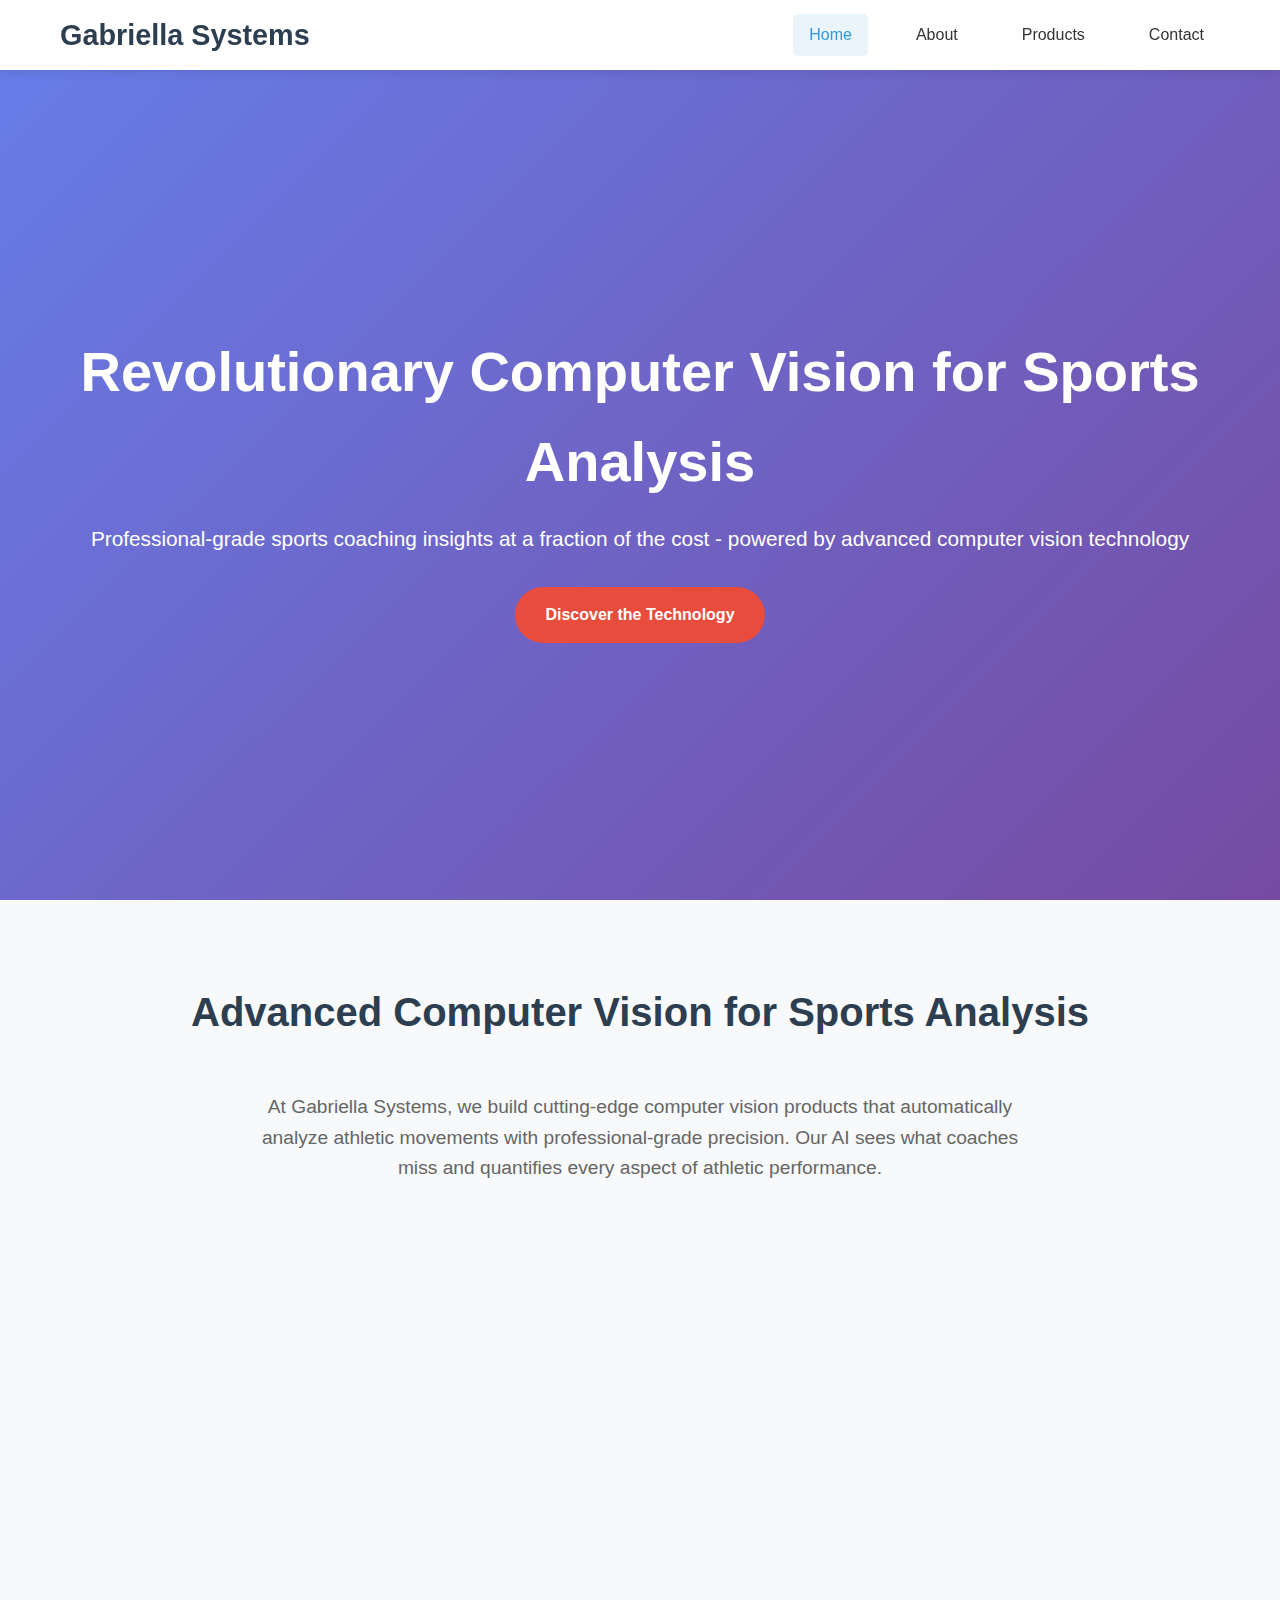
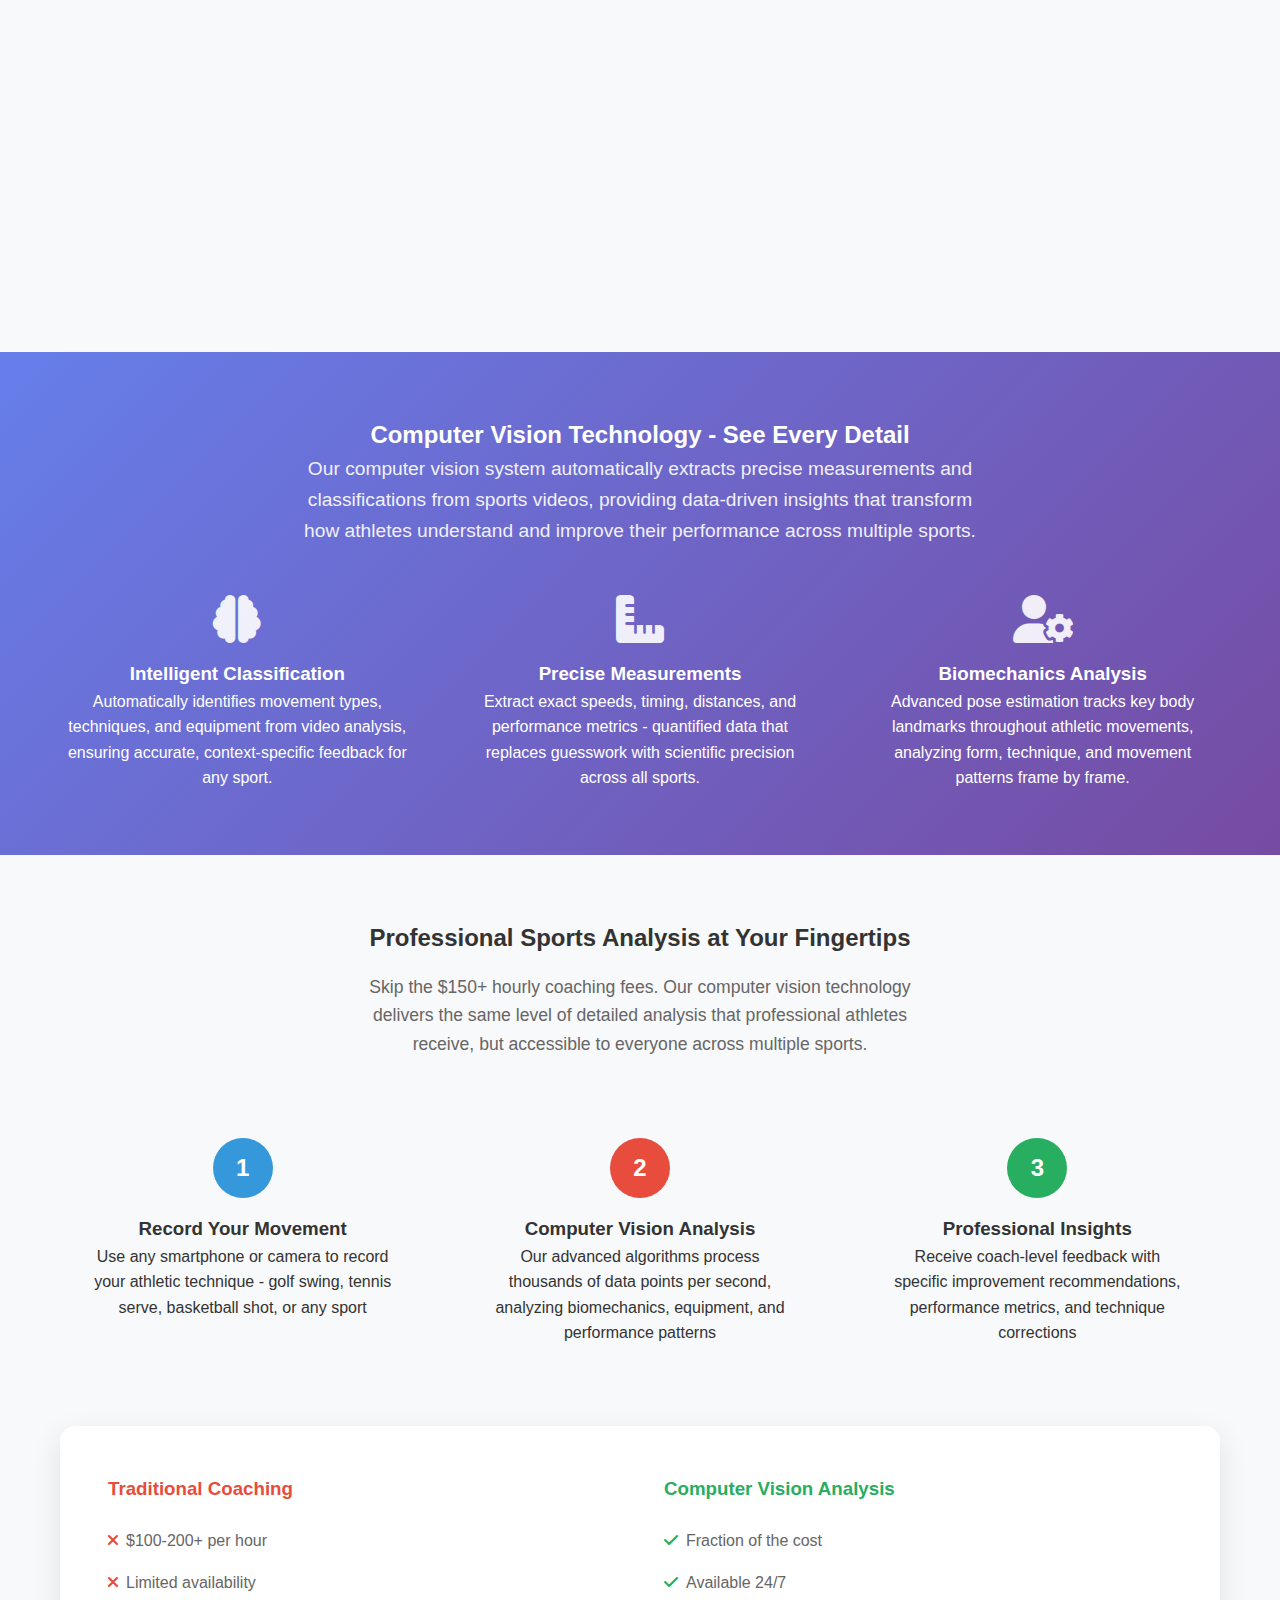
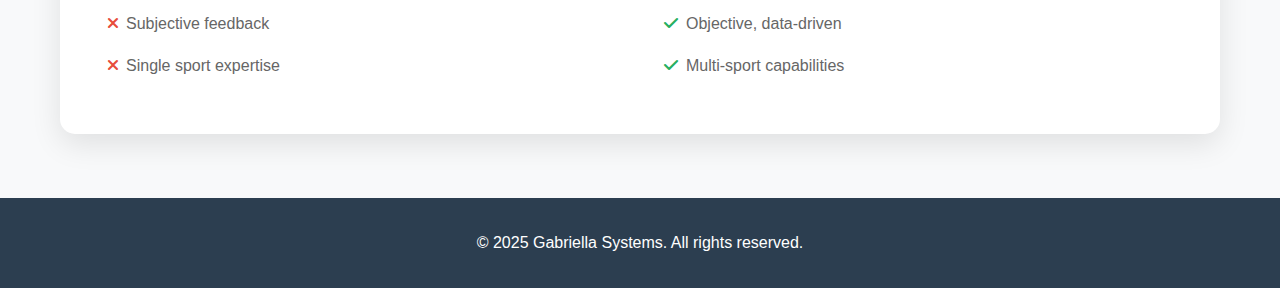
<file: index.html>
<!DOCTYPE html>
<html lang="en">
<head>
    <meta charset="UTF-8">
    <meta name="viewport" content="width=device-width, initial-scale=1.0">
    <title>Gabriella Systems - Computer Vision Sports Analysis</title>
    <link rel="stylesheet" href="styles.css">
    <link href="https://cdnjs.cloudflare.com/ajax/libs/font-awesome/6.0.0/css/all.min.css" rel="stylesheet">
</head>
<body>
    <nav class="navbar">
        <div class="nav-container">
            <div class="nav-logo">
                <a href="index.html">Gabriella Systems</a>
            </div>
            <div class="nav-menu" id="nav-menu">
                <a href="index.html" class="nav-link active">Home</a>
                <a href="about.html" class="nav-link">About</a>
                <a href="services.html" class="nav-link">Products</a>
                <a href="contact.html" class="nav-link">Contact</a>
            </div>
            <div class="hamburger" id="hamburger">
                <span></span>
                <span></span>
                <span></span>
            </div>
        </div>
    </nav>

    <main>
        <section class="hero">
            <div class="hero-content">
                <h1>Revolutionary Computer Vision for Sports Analysis</h1>
                <p>Professional-grade sports coaching insights at a fraction of the cost - powered by advanced computer vision technology</p>
                <a href="services.html" class="cta-button">Discover the Technology</a>
            </div>
        </section>

        <section class="features">
            <div class="container">
                <h2>Advanced Computer Vision for Sports Analysis</h2>
                <p style="text-align: center; font-size: 1.2rem; margin-bottom: 3rem; color: #666; max-width: 800px; margin-left: auto; margin-right: auto;">
                    At Gabriella Systems, we build cutting-edge computer vision products that automatically analyze athletic movements 
                    with professional-grade precision. Our AI sees what coaches miss and quantifies every aspect of athletic performance.
                </p>
                <div class="features-grid">
                    <div class="feature-card">
                        <i class="fas fa-search"></i>
                        <h3>Movement Classification</h3>
                        <p>Our computer vision automatically identifies different types of athletic movements and techniques, providing tailored analysis for each motion pattern.</p>
                    </div>
                    <div class="feature-card">
                        <i class="fas fa-user-tag"></i>
                        <h3>Pose Estimation & Body Tracking</h3>
                        <p>Advanced pose estimation tracks key body landmarks throughout athletic movements, analyzing posture, alignment, and biomechanics with precision.</p>
                    </div>
                    <div class="feature-card">
                        <i class="fas fa-tools"></i>
                        <h3>Equipment Detection</h3>
                        <p>AI instantly recognizes sports equipment and adapts analysis parameters for different tools, from golf clubs to tennis rackets to basketballs.</p>
                    </div>
                </div>
                
                <div class="features-grid" style="margin-top: 2rem;">
                    <div class="feature-card">
                        <i class="fas fa-tachometer-alt"></i>
                        <h3>Speed & Motion Analysis</h3>
                        <p>Precise measurement of movement speeds, acceleration, and timing helps athletes understand their power generation and optimize performance.</p>
                    </div>
                    <div class="feature-card">
                        <i class="fas fa-chart-line"></i>
                        <h3>Performance Metrics</h3>
                        <p>Extract quantified performance data from video analysis, providing measurable insights that replace guesswork with scientific precision.</p>
                    </div>
                    <div class="feature-card">
                        <i class="fas fa-bullseye"></i>
                        <h3>Accuracy & Prediction</h3>
                        <p>Advanced algorithms predict outcomes and analyze accuracy patterns, helping athletes understand and improve their consistency.</p>
                    </div>
                </div>
            </div>
        </section>

        <section class="company-info" style="background: linear-gradient(135deg, #667eea 0%, #764ba2 100%); color: white; padding: 4rem 0;">
            <div class="container" style="text-align: center;">
                <h2>Computer Vision Technology - See Every Detail</h2>
                <p style="font-size: 1.2rem; margin-bottom: 3rem; opacity: 0.9; max-width: 700px; margin-left: auto; margin-right: auto;">
                    Our computer vision system automatically extracts precise measurements and classifications from sports videos, 
                    providing data-driven insights that transform how athletes understand and improve their performance across multiple sports.
                </p>
                <div style="display: grid; grid-template-columns: repeat(auto-fit, minmax(300px, 1fr)); gap: 3rem; margin-top: 3rem;">
                    <div>
                        <i class="fas fa-brain" style="font-size: 3rem; margin-bottom: 1rem; opacity: 0.9;"></i>
                        <h3>Intelligent Classification</h3>
                        <p>Automatically identifies movement types, techniques, and equipment from video analysis, ensuring accurate, context-specific feedback for any sport.</p>
                    </div>
                    <div>
                        <i class="fas fa-ruler-combined" style="font-size: 3rem; margin-bottom: 1rem; opacity: 0.9;"></i>
                        <h3>Precise Measurements</h3>
                        <p>Extract exact speeds, timing, distances, and performance metrics - quantified data that replaces guesswork with scientific precision across all sports.</p>
                    </div>
                    <div>
                        <i class="fas fa-user-cog" style="font-size: 3rem; margin-bottom: 1rem; opacity: 0.9;"></i>
                        <h3>Biomechanics Analysis</h3>
                        <p>Advanced pose estimation tracks key body landmarks throughout athletic movements, analyzing form, technique, and movement patterns frame by frame.</p>
                    </div>
                </div>
            </div>
        </section>

        <section class="demo-section" style="background: #f8f9fa; padding: 4rem 0;">
            <div class="container">
                <h2 style="text-align: center; margin-bottom: 1rem;">Professional Sports Analysis at Your Fingertips</h2>
                <p style="text-align: center; font-size: 1.1rem; color: #666; margin-bottom: 3rem; max-width: 600px; margin-left: auto; margin-right: auto;">
                    Skip the $150+ hourly coaching fees. Our computer vision technology delivers the same level of detailed analysis 
                    that professional athletes receive, but accessible to everyone across multiple sports.
                </p>
                <div class="demo-steps" style="display: grid; grid-template-columns: repeat(auto-fit, minmax(250px, 1fr)); gap: 2rem;">
                    <div style="text-align: center; padding: 2rem;">
                        <div style="background: #3498db; color: white; width: 60px; height: 60px; border-radius: 50%; display: flex; align-items: center; justify-content: center; margin: 0 auto 1rem; font-size: 1.5rem; font-weight: bold;">1</div>
                        <h3>Record Your Movement</h3>
                        <p>Use any smartphone or camera to record your athletic technique - golf swing, tennis serve, basketball shot, or any sport</p>
                    </div>
                    <div style="text-align: center; padding: 2rem;">
                        <div style="background: #e74c3c; color: white; width: 60px; height: 60px; border-radius: 50%; display: flex; align-items: center; justify-content: center; margin: 0 auto 1rem; font-size: 1.5rem; font-weight: bold;">2</div>
                        <h3>Computer Vision Analysis</h3>
                        <p>Our advanced algorithms process thousands of data points per second, analyzing biomechanics, equipment, and performance patterns</p>
                    </div>
                    <div style="text-align: center; padding: 2rem;">
                        <div style="background: #27ae60; color: white; width: 60px; height: 60px; border-radius: 50%; display: flex; align-items: center; justify-content: center; margin: 0 auto 1rem; font-size: 1.5rem; font-weight: bold;">3</div>
                        <h3>Professional Insights</h3>
                        <p>Receive coach-level feedback with specific improvement recommendations, performance metrics, and technique corrections</p>
                    </div>
                </div>
                
                <div style="background: white; padding: 3rem; border-radius: 15px; margin-top: 3rem; box-shadow: 0 10px 30px rgba(0,0,0,0.1);">
                    <div style="display: grid; grid-template-columns: 1fr 1fr; gap: 3rem; align-items: center;">
                        <div>
                            <h3 style="color: #e74c3c; margin-bottom: 1rem;">Traditional Coaching</h3>
                            <ul style="list-style: none; padding: 0;">
                                <li style="padding: 0.5rem 0; color: #666;"><i class="fas fa-times" style="color: #e74c3c; margin-right: 0.5rem;"></i>$100-200+ per hour</li>
                                <li style="padding: 0.5rem 0; color: #666;"><i class="fas fa-times" style="color: #e74c3c; margin-right: 0.5rem;"></i>Limited availability</li>
                                <li style="padding: 0.5rem 0; color: #666;"><i class="fas fa-times" style="color: #e74c3c; margin-right: 0.5rem;"></i>Subjective feedback</li>
                                <li style="padding: 0.5rem 0; color: #666;"><i class="fas fa-times" style="color: #e74c3c; margin-right: 0.5rem;"></i>Single sport expertise</li>
                            </ul>
                        </div>
                        <div>
                            <h3 style="color: #27ae60; margin-bottom: 1rem;">Computer Vision Analysis</h3>
                            <ul style="list-style: none; padding: 0;">
                                <li style="padding: 0.5rem 0; color: #666;"><i class="fas fa-check" style="color: #27ae60; margin-right: 0.5rem;"></i>Fraction of the cost</li>
                                <li style="padding: 0.5rem 0; color: #666;"><i class="fas fa-check" style="color: #27ae60; margin-right: 0.5rem;"></i>Available 24/7</li>
                                <li style="padding: 0.5rem 0; color: #666;"><i class="fas fa-check" style="color: #27ae60; margin-right: 0.5rem;"></i>Objective, data-driven</li>
                                <li style="padding: 0.5rem 0; color: #666;"><i class="fas fa-check" style="color: #27ae60; margin-right: 0.5rem;"></i>Multi-sport capabilities</li>
                            </ul>
                        </div>
                    </div>
                </div>
            </div>
        </section>
    </main>

    <footer class="footer">
        <div class="container">
            <p>&copy; 2025 Gabriella Systems. All rights reserved.</p>
        </div>
    </footer>

    <script src="script.js"></script>
    
    <style>
        @media (max-width: 768px) {
            .demo-section .demo-steps > div:last-child > div:last-child {
                grid-template-columns: 1fr !important;
                gap: 2rem !important;
            }
            
            .demo-section .demo-steps > div:last-child > div:last-child > div {
                text-align: center !important;
            }
            
            .company-info > div > div {
                grid-template-columns: 1fr !important;
                gap: 2rem !important;
            }
        }
    </style>
</body>
</html>
</file>
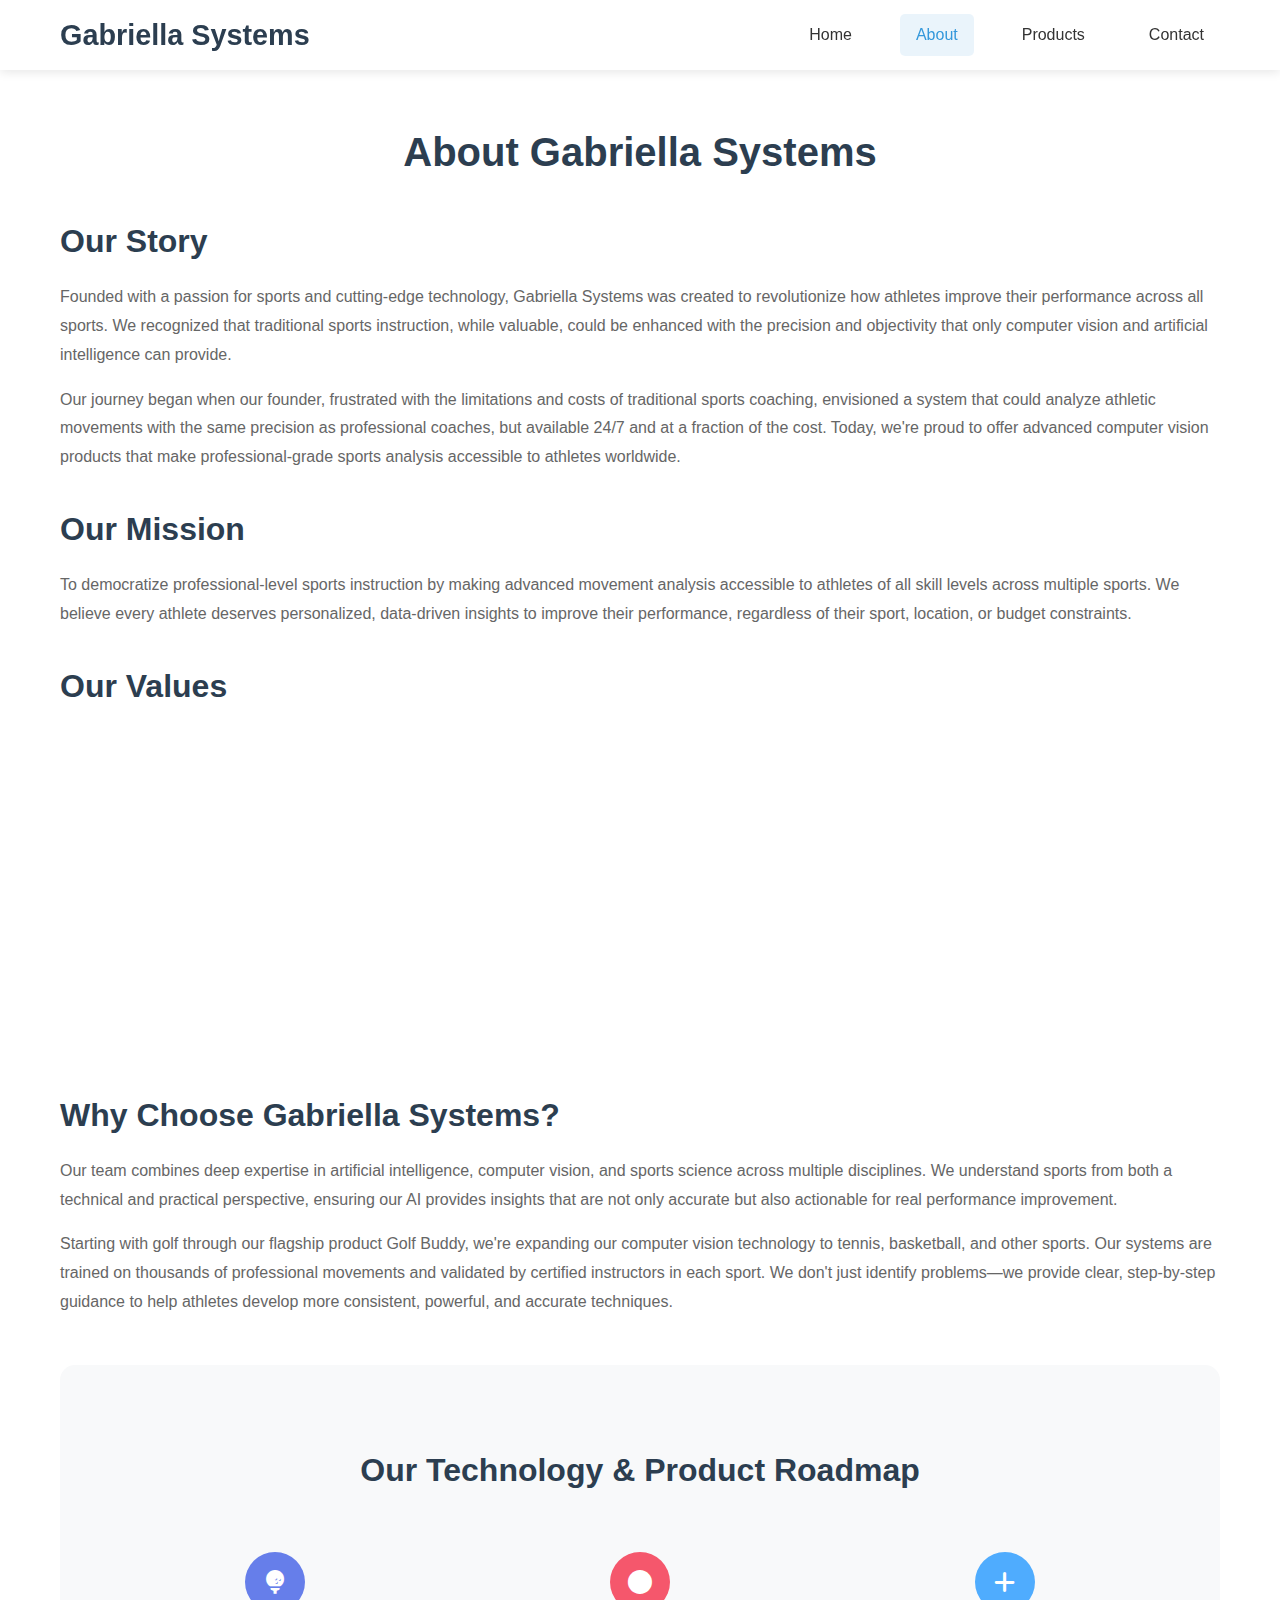
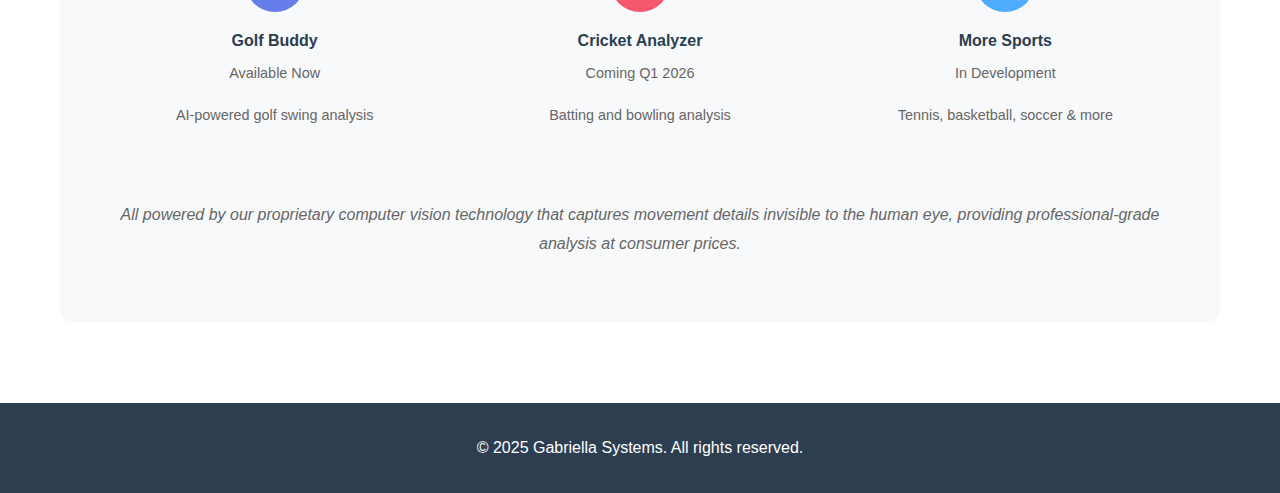
<file: about.html>
<!DOCTYPE html>
<html lang="en">
<head>
    <meta charset="UTF-8">
    <meta name="viewport" content="width=device-width, initial-scale=1.0">
    <title>About Us - Gabriella Systems Computer Vision Sports</title>
    <link rel="stylesheet" href="styles.css">
    <link href="https://cdnjs.cloudflare.com/ajax/libs/font-awesome/6.0.0/css/all.min.css" rel="stylesheet">
</head>
<body>
    <nav class="navbar">
        <div class="nav-container">
            <div class="nav-logo">
                <a href="index.html">Gabriella Systems</a>
            </div>
            <div class="nav-menu" id="nav-menu">
                <a href="index.html" class="nav-link">Home</a>
                <a href="about.html" class="nav-link active">About</a>
                <a href="services.html" class="nav-link">Products</a>
                <a href="contact.html" class="nav-link">Contact</a>
            </div>
            <div class="hamburger" id="hamburger">
                <span></span>
                <span></span>
                <span></span>
            </div>
        </div>
    </nav>

    <main class="page-content">
        <div class="container">
            <h1>About Gabriella Systems</h1>
            
            <section>
                <h2>Our Story</h2>
                <p>
                    Founded with a passion for sports and cutting-edge technology, Gabriella Systems was created to revolutionize 
                    how athletes improve their performance across all sports. We recognized that traditional sports instruction, 
                    while valuable, could be enhanced with the precision and objectivity that only computer vision and artificial 
                    intelligence can provide.
                </p>
                <p>
                    Our journey began when our founder, frustrated with the limitations and costs of traditional sports coaching, 
                    envisioned a system that could analyze athletic movements with the same precision as professional coaches, but 
                    available 24/7 and at a fraction of the cost. Today, we're proud to offer advanced computer vision products 
                    that make professional-grade sports analysis accessible to athletes worldwide.
                </p>
            </section>

            <section>
                <h2>Our Mission</h2>
                <p>
                    To democratize professional-level sports instruction by making advanced movement analysis accessible to athletes 
                    of all skill levels across multiple sports. We believe every athlete deserves personalized, data-driven insights 
                    to improve their performance, regardless of their sport, location, or budget constraints.
                </p>
            </section>

            <section>
                <h2>Our Values</h2>
                <div class="features-grid">
                    <div class="feature-card">
                        <i class="fas fa-lightbulb"></i>
                        <h3>Innovation</h3>
                        <p>We continuously push the boundaries of AI and computer vision to provide the most accurate sports movement analysis across multiple disciplines.</p>
                    </div>
                    <div class="feature-card">
                        <i class="fas fa-user-friends"></i>
                        <h3>Accessibility</h3>
                        <p>Making professional-grade sports instruction available to everyone, anywhere, at any time, regardless of their chosen sport.</p>
                    </div>
                    <div class="feature-card">
                        <i class="fas fa-trophy"></i>
                        <h3>Excellence</h3>
                        <p>We strive for the highest accuracy in our analysis, helping athletes across all sports achieve measurable improvements.</p>
                    </div>
                </div>
            </section>

            <section>
                <h2>Why Choose Gabriella Systems?</h2>
                <p>
                    Our team combines deep expertise in artificial intelligence, computer vision, and sports science across 
                    multiple disciplines. We understand sports from both a technical and practical perspective, ensuring our 
                    AI provides insights that are not only accurate but also actionable for real performance improvement.
                </p>
                <p>
                    Starting with golf through our flagship product Golf Buddy, we're expanding our computer vision technology 
                    to tennis, basketball, and other sports. Our systems are trained on thousands of professional movements 
                    and validated by certified instructors in each sport. We don't just identify problems—we provide clear, 
                    step-by-step guidance to help athletes develop more consistent, powerful, and accurate techniques.
                </p>
            </section>

            <section style="background: #f8f9fa; padding: 3rem; border-radius: 15px; margin-top: 3rem;">
                <h2 style="text-align: center; margin-bottom: 2rem;">Our Technology & Product Roadmap</h2>
                <div style="display: grid; grid-template-columns: repeat(auto-fit, minmax(250px, 1fr)); gap: 2rem;">
                    <div style="text-align: center; padding: 1.5rem;">
                        <div style="background: #667eea; color: white; width: 60px; height: 60px; border-radius: 50%; display: flex; align-items: center; justify-content: center; margin: 0 auto 1rem;">
                            <i class="fas fa-golf-ball" style="font-size: 1.5rem;"></i>
                        </div>
                        <h4 style="color: #2c3e50; margin-bottom: 0.5rem;">Golf Buddy</h4>
                        <p style="color: #666; font-size: 0.9rem;">Available Now</p>
                        <p style="color: #666; font-size: 0.9rem;">AI-powered golf swing analysis</p>
                    </div>
                    <div style="text-align: center; padding: 1.5rem;">
                        <div style="background: #f5576c; color: white; width: 60px; height: 60px; border-radius: 50%; display: flex; align-items: center; justify-content: center; margin: 0 auto 1rem;">
                            <i class="fas fa-circle" style="font-size: 1.5rem;"></i>
                        </div>
                        <h4 style="color: #2c3e50; margin-bottom: 0.5rem;">Cricket Analyzer</h4>
                        <p style="color: #666; font-size: 0.9rem;">Coming Q1 2026</p>
                        <p style="color: #666; font-size: 0.9rem;">Batting and bowling analysis</p>
                    </div>
                    <div style="text-align: center; padding: 1.5rem;">
                        <div style="background: #4facfe; color: white; width: 60px; height: 60px; border-radius: 50%; display: flex; align-items: center; justify-content: center; margin: 0 auto 1rem;">
                            <i class="fas fa-plus" style="font-size: 1.5rem;"></i>
                        </div>
                        <h4 style="color: #2c3e50; margin-bottom: 0.5rem;">More Sports</h4>
                        <p style="color: #666; font-size: 0.9rem;">In Development</p>
                        <p style="color: #666; font-size: 0.9rem;">Tennis, basketball, soccer & more</p>
                    </div>
                </div>
                <div style="text-align: center; margin-top: 2rem;">
                    <p style="color: #666; font-style: italic;">
                        All powered by our proprietary computer vision technology that captures movement details 
                        invisible to the human eye, providing professional-grade analysis at consumer prices.
                    </p>
                </div>
            </section>
        </div>
    </main>

    <footer class="footer">
        <div class="container">
            <p>&copy; 2025 Gabriella Systems. All rights reserved.</p>
        </div>
    </footer>

    <script src="script.js"></script>
    
    <style>
        @media (max-width: 768px) {
            section div[style*="grid-template-columns: repeat(auto-fit, minmax(250px, 1fr))"] {
                grid-template-columns: 1fr 1fr !important;
                gap: 1rem !important;
            }
            
            @media (max-width: 480px) {
                section div[style*="grid-template-columns: repeat(auto-fit, minmax(250px, 1fr))"] {
                    grid-template-columns: 1fr !important;
                }
            }
        }
    </style>
</body>
</html>
</file>
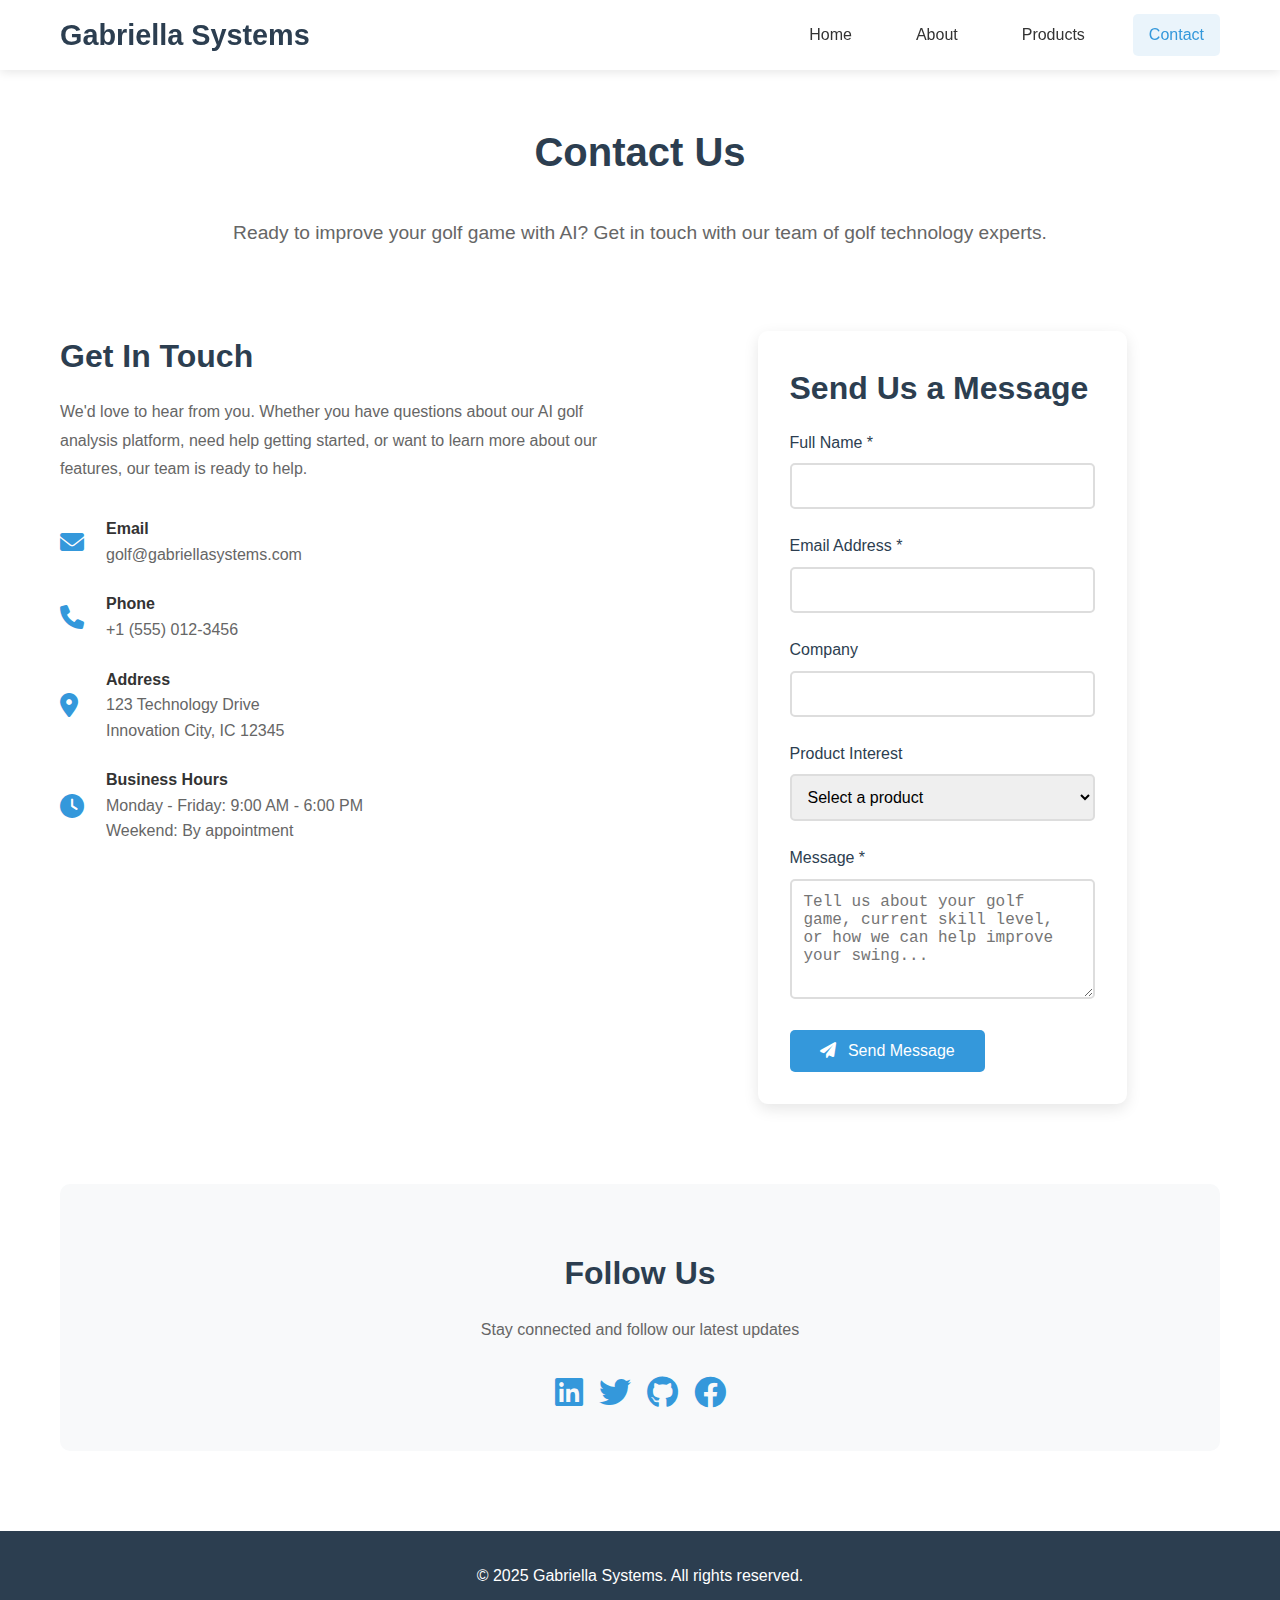
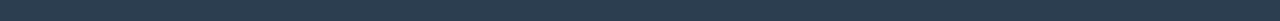
<file: contact.html>
<!DOCTYPE html>
<html lang="en">
<head>
    <meta charset="UTF-8">
    <meta name="viewport" content="width=device-width, initial-scale=1.0">
    <title>Contact Us - Gabriella Systems Golf AI</title>
    <link rel="stylesheet" href="styles.css">
    <link href="https://cdnjs.cloudflare.com/ajax/libs/font-awesome/6.0.0/css/all.min.css" rel="stylesheet">
</head>
<body>
    <nav class="navbar">
        <div class="nav-container">
            <div class="nav-logo">
                <a href="index.html">Gabriella Systems</a>
            </div>
            <div class="nav-menu" id="nav-menu">
                <a href="index.html" class="nav-link">Home</a>
                <a href="about.html" class="nav-link">About</a>
                <a href="services.html" class="nav-link">Products</a>
                <a href="contact.html" class="nav-link active">Contact</a>
            </div>
            <div class="hamburger" id="hamburger">
                <span></span>
                <span></span>
                <span></span>
            </div>
        </div>
    </nav>

    <main class="page-content">
        <div class="container">
            <h1>Contact Us</h1>
            <p style="text-align: center; font-size: 1.2rem; margin-bottom: 3rem; color: #666;">
                Ready to improve your golf game with AI? Get in touch with our team of golf technology experts.
            </p>

            <div style="display: grid; grid-template-columns: 1fr 1fr; gap: 3rem; margin-bottom: 3rem;" class="contact-grid">
                <div class="contact-info">
                    <h2>Get In Touch</h2>
                    <p style="margin-bottom: 2rem;">
                        We'd love to hear from you. Whether you have questions about our AI golf analysis platform, 
                        need help getting started, or want to learn more about our features, our team is ready to help.
                    </p>
                    
                    <div class="contact-item" style="display: flex; align-items: center; margin-bottom: 1.5rem;">
                        <i class="fas fa-envelope" style="font-size: 1.5rem; color: #3498db; margin-right: 1rem; width: 30px;"></i>
                        <div>
                            <strong>Email</strong><br>
                            <a href="mailto:admin@gabriellasystems.com" style="color: #666; text-decoration: none;">golf@gabriellasystems.com</a>
                        </div>
                    </div>
                    
                    <div class="contact-item" style="display: flex; align-items: center; margin-bottom: 1.5rem;">
                        <i class="fas fa-phone" style="font-size: 1.5rem; color: #3498db; margin-right: 1rem; width: 30px;"></i>
                        <div>
                            <strong>Phone</strong><br>
                            <a href="tel:+1-555-0123" style="color: #666; text-decoration: none;">+1 (555) 012-3456</a>
                        </div>
                    </div>
                    
                    <div class="contact-item" style="display: flex; align-items: center; margin-bottom: 1.5rem;">
                        <i class="fas fa-map-marker-alt" style="font-size: 1.5rem; color: #3498db; margin-right: 1rem; width: 30px;"></i>
                        <div>
                            <strong>Address</strong><br>
                            <span style="color: #666;">123 Technology Drive<br>Innovation City, IC 12345</span>
                        </div>
                    </div>
                    
                    <div class="contact-item" style="display: flex; align-items: center; margin-bottom: 1.5rem;">
                        <i class="fas fa-clock" style="font-size: 1.5rem; color: #3498db; margin-right: 1rem; width: 30px;"></i>
                        <div>
                            <strong>Business Hours</strong><br>
                            <span style="color: #666;">Monday - Friday: 9:00 AM - 6:00 PM<br>Weekend: By appointment</span>
                        </div>
                    </div>
                </div>

                <form class="contact-form" onsubmit="handleFormSubmit(event)">
                    <h2 style="margin-top: 0;">Send Us a Message</h2>
                    
                    <div class="form-group">
                        <label for="name">Full Name *</label>
                        <input type="text" id="name" name="name" required>
                    </div>
                    
                    <div class="form-group">
                        <label for="email">Email Address *</label>
                        <input type="email" id="email" name="email" required>
                    </div>
                    
                    <div class="form-group">
                        <label for="company">Company</label>
                        <input type="text" id="company" name="company">
                    </div>
                    
                    <div class="form-group">
                        <label for="service">Product Interest</label>
                        <select id="service" name="service" style="width: 100%; padding: 12px; border: 2px solid #ddd; border-radius: 5px; font-size: 1rem;">
                            <option value="">Select a product</option>
                            <option value="golf-buddy">Golf Buddy</option>
                            <option value="tennis-pro-assistant">Tennis Pro Assistant (Coming Soon)</option>
                            <option value="hoop-master">Hoop Master (Coming Soon)</option>
                            <option value="custom-solution">Custom Solution</option>
                            <option value="other">Other</option>
                        </select>
                    </div>
                    
                    <div class="form-group">
                        <label for="message">Message *</label>
                        <textarea id="message" name="message" placeholder="Tell us about your golf game, current skill level, or how we can help improve your swing..." required></textarea>
                    </div>
                    
                    <button type="submit" class="submit-btn">
                        <i class="fas fa-paper-plane" style="margin-right: 0.5rem;"></i>
                        Send Message
                    </button>
                </form>
            </div>

            <section style="text-align: center; background: #f8f9fa; padding: 2rem; border-radius: 10px;">
                <h2>Follow Us</h2>
                <p style="margin-bottom: 1.5rem;">Stay connected and follow our latest updates</p>
                <div style="display: flex; justify-content: center; gap: 1rem;">
                    <a href="#" style="color: #3498db; font-size: 2rem; transition: color 0.3s ease;">
                        <i class="fab fa-linkedin"></i>
                    </a>
                    <a href="#" style="color: #3498db; font-size: 2rem; transition: color 0.3s ease;">
                        <i class="fab fa-twitter"></i>
                    </a>
                    <a href="#" style="color: #3498db; font-size: 2rem; transition: color 0.3s ease;">
                        <i class="fab fa-github"></i>
                    </a>
                    <a href="#" style="color: #3498db; font-size: 2rem; transition: color 0.3s ease;">
                        <i class="fab fa-facebook"></i>
                    </a>
                </div>
            </section>
        </div>
    </main>

    <footer class="footer">
        <div class="container">
            <p>&copy; 2025 Gabriella Systems. All rights reserved.</p>
        </div>
    </footer>

    <script src="script.js"></script>
    
    <style>
        @media (max-width: 768px) {
            .contact-grid {
                grid-template-columns: 1fr !important;
                gap: 2rem !important;
            }
        }
    </style>
</body>
</html>
</file>
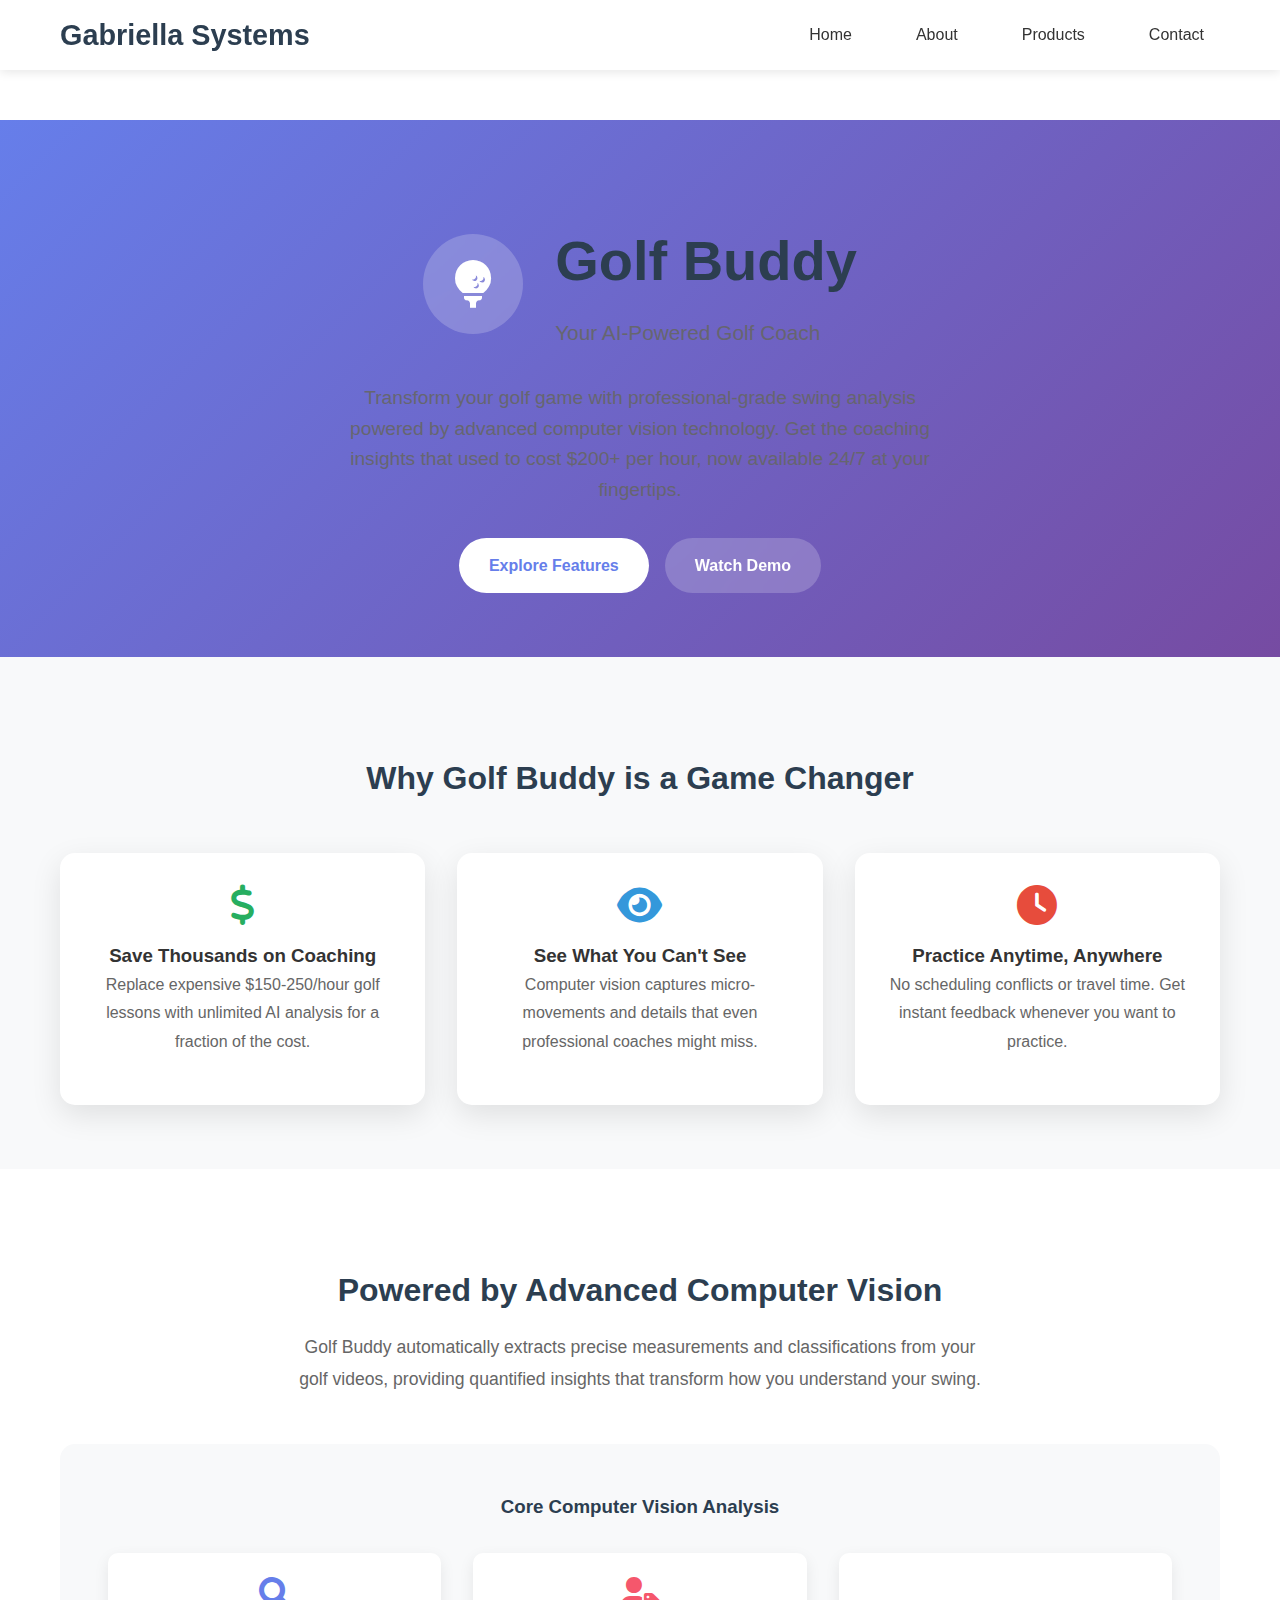
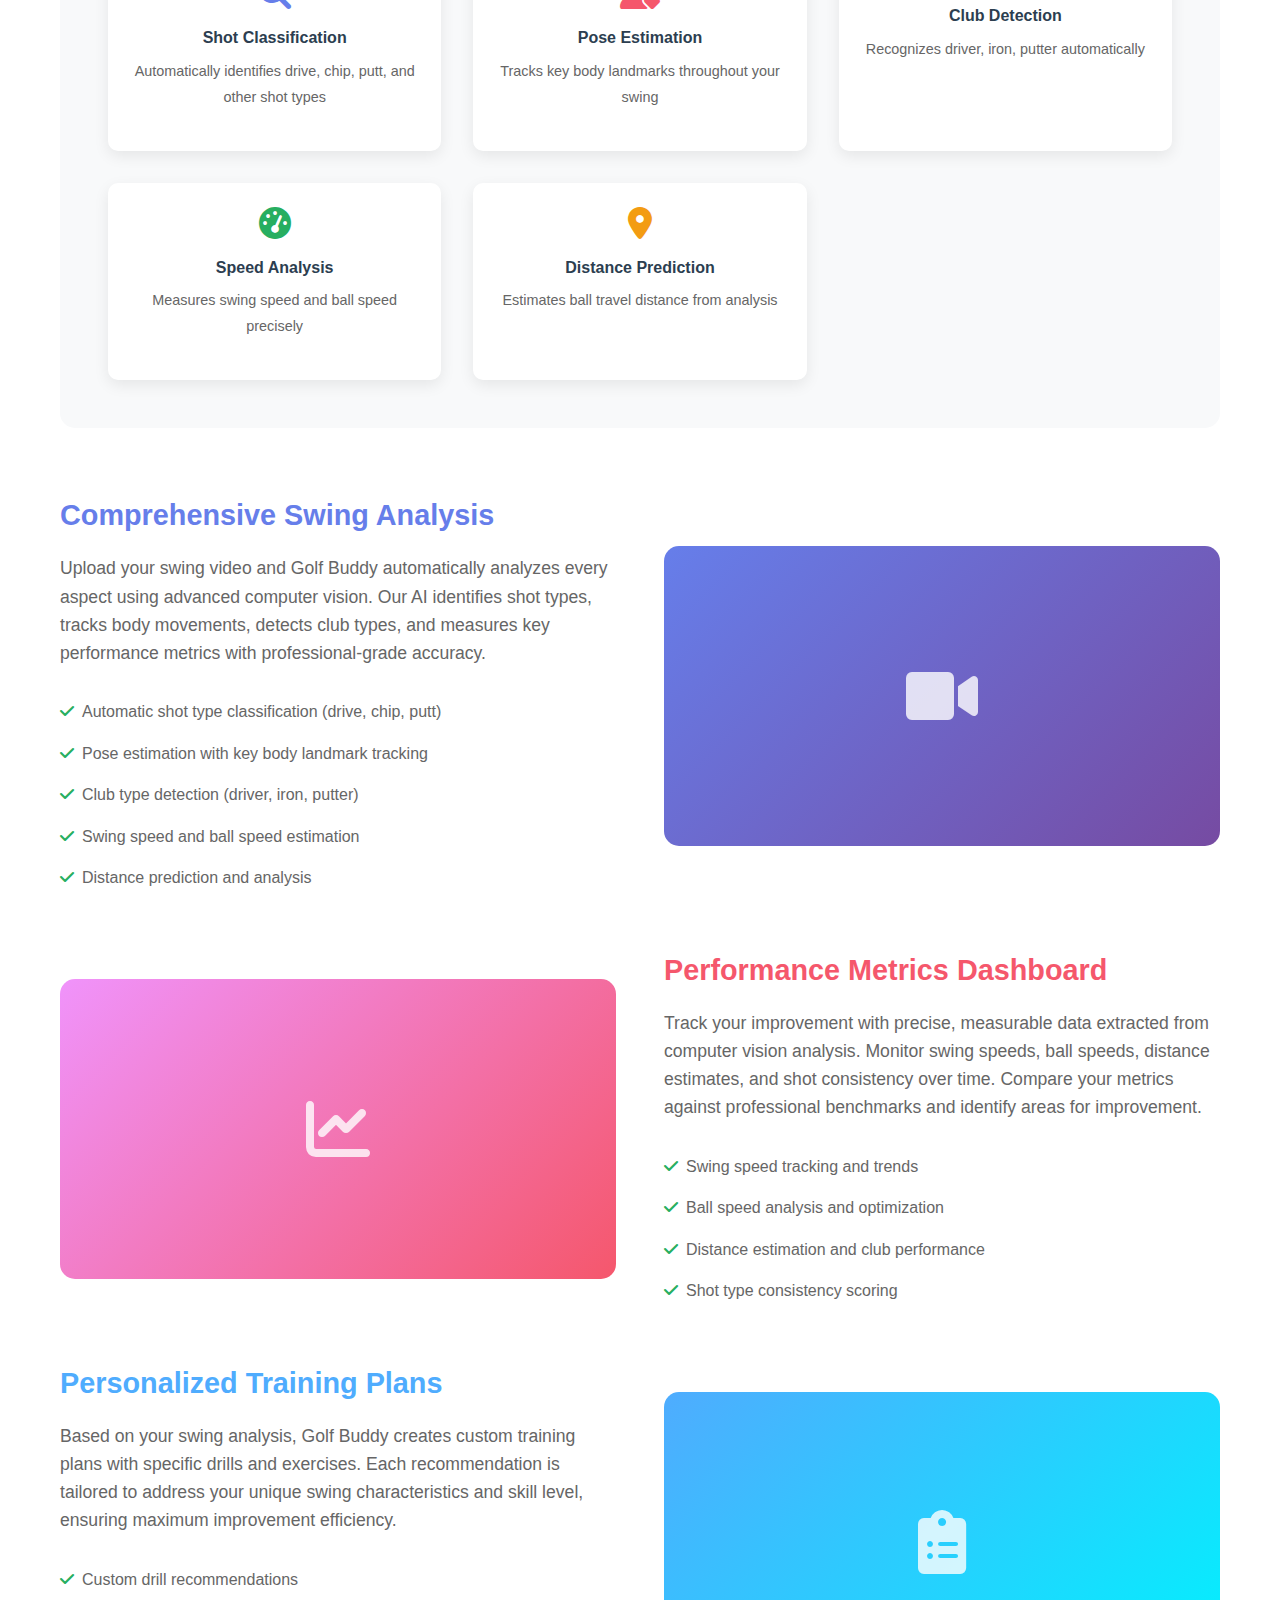
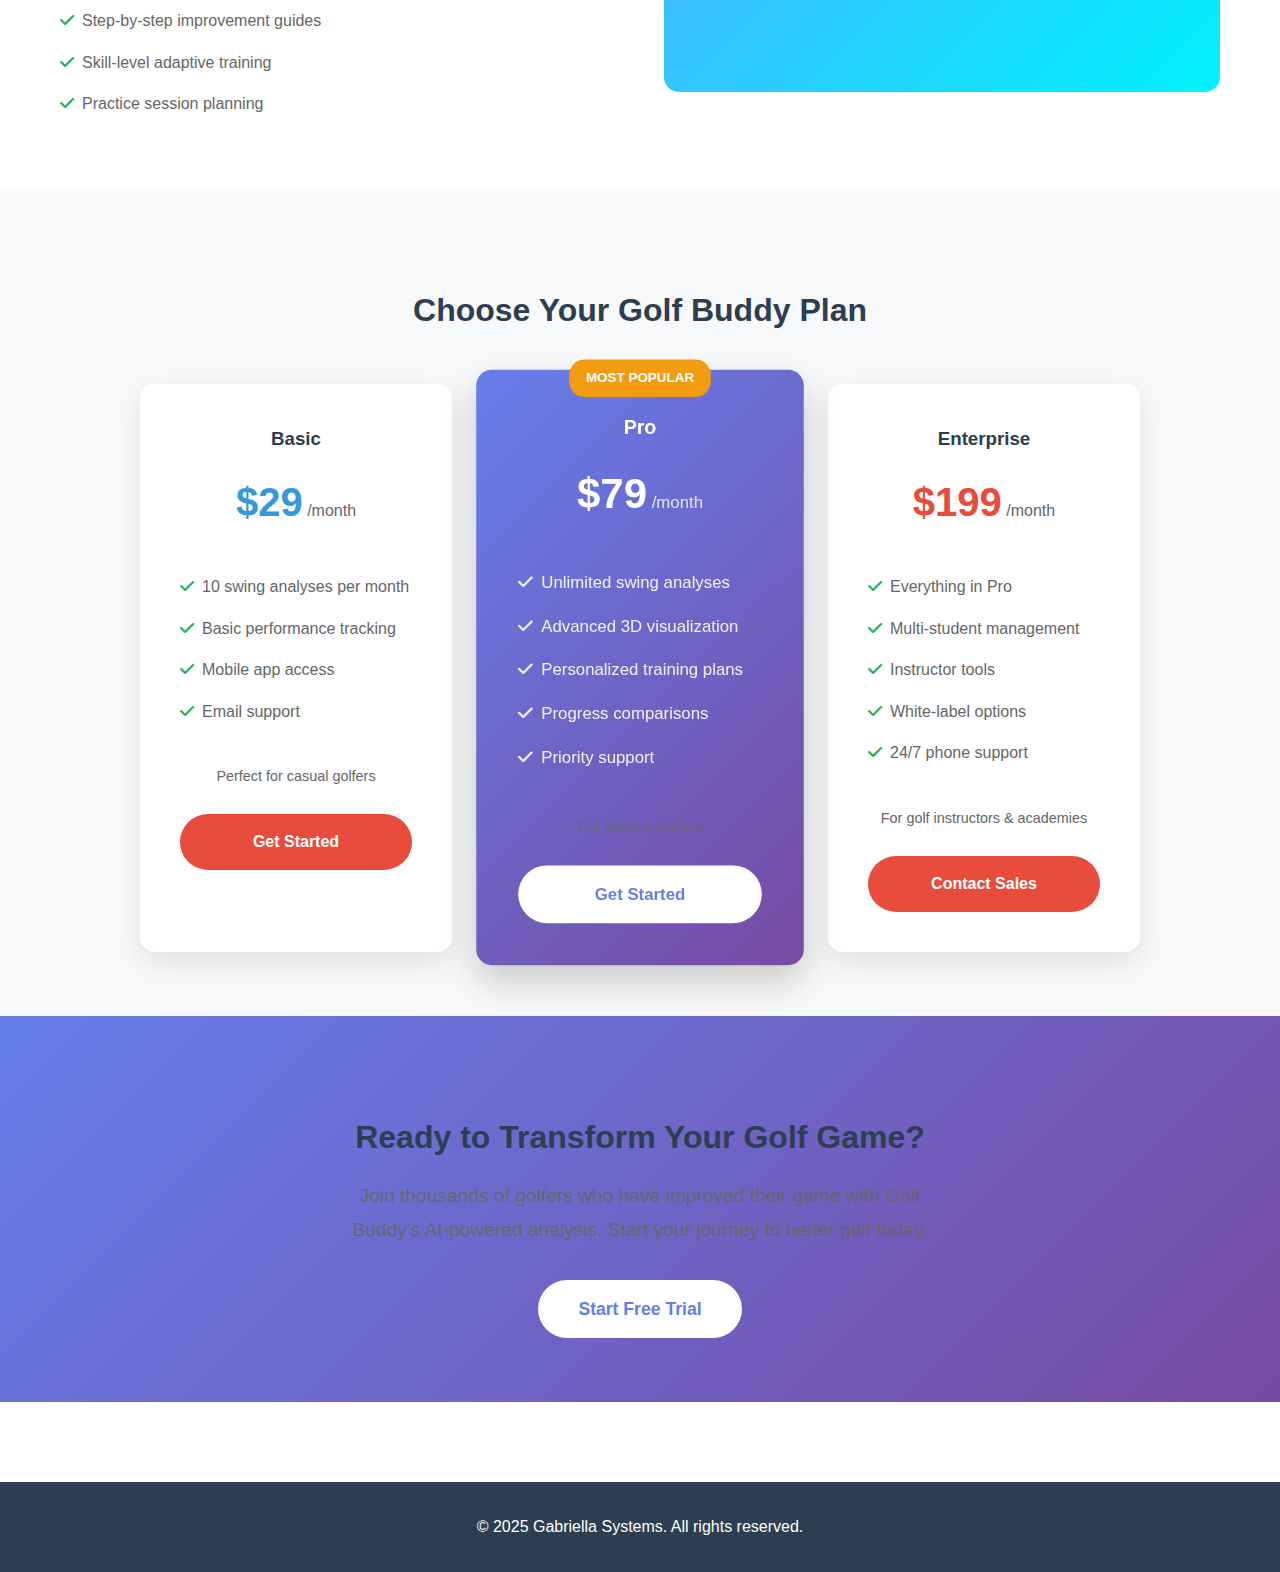
<file: golf-buddy.html>
<!DOCTYPE html>
<html lang="en">
<head>
    <meta charset="UTF-8">
    <meta name="viewport" content="width=device-width, initial-scale=1.0">
    <title>Golf Buddy - AI Golf Coach | Gabriella Systems</title>
    <link rel="stylesheet" href="styles.css">
    <link href="https://cdnjs.cloudflare.com/ajax/libs/font-awesome/6.0.0/css/all.min.css" rel="stylesheet">
</head>
<body>
    <nav class="navbar">
        <div class="nav-container">
            <div class="nav-logo">
                <a href="index.html">Gabriella Systems</a>
            </div>
            <div class="nav-menu" id="nav-menu">
                <a href="index.html" class="nav-link">Home</a>
                <a href="about.html" class="nav-link">About</a>
                <a href="services.html" class="nav-link">Products</a>
                <a href="contact.html" class="nav-link">Contact</a>
            </div>
            <div class="hamburger" id="hamburger">
                <span></span>
                <span></span>
                <span></span>
            </div>
        </div>
    </nav>

    <main class="page-content">
        <!-- Hero Section -->
        <section style="background: linear-gradient(135deg, #667eea 0%, #764ba2 100%); color: white; padding: 6rem 0 4rem; text-align: center;">
            <div class="container">
                <div style="display: flex; align-items: center; justify-content: center; margin-bottom: 2rem;">
                    <div style="background: rgba(255,255,255,0.2); width: 100px; height: 100px; border-radius: 50%; display: flex; align-items: center; justify-content: center; margin-right: 2rem; backdrop-filter: blur(10px);">
                        <i class="fas fa-golf-ball" style="font-size: 3rem; color: white;"></i>
                    </div>
                    <div style="text-align: left;">
                        <h1 style="font-size: 3.5rem; margin-bottom: 0.5rem; font-weight: 700;">Golf Buddy</h1>
                        <p style="font-size: 1.3rem; opacity: 0.9; margin: 0;">Your AI-Powered Golf Coach</p>
                    </div>
                </div>
                <p style="font-size: 1.2rem; max-width: 600px; margin: 0 auto 2rem; opacity: 0.9; line-height: 1.6;">
                    Transform your golf game with professional-grade swing analysis powered by advanced computer vision technology. 
                    Get the coaching insights that used to cost $200+ per hour, now available 24/7 at your fingertips.
                </p>
                <div style="display: flex; gap: 1rem; justify-content: center; flex-wrap: wrap;">
                    <a href="#features" class="cta-button" style="background: white; color: #667eea; padding: 15px 30px;">
                        Explore Features
                    </a>
                    <a href="#demo" class="cta-button" style="background: rgba(255,255,255,0.2); backdrop-filter: blur(10px); padding: 15px 30px;">
                        Watch Demo
                    </a>
                </div>
            </div>
        </section>

        <!-- Key Benefits -->
        <section style="padding: 4rem 0; background: #f8f9fa;">
            <div class="container">
                <h2 style="text-align: center; margin-bottom: 3rem; color: #2c3e50;">Why Golf Buddy is a Game Changer</h2>
                <div style="display: grid; grid-template-columns: repeat(auto-fit, minmax(300px, 1fr)); gap: 2rem;">
                    <div style="background: white; padding: 2rem; border-radius: 15px; box-shadow: 0 10px 30px rgba(0,0,0,0.1); text-align: center;">
                        <i class="fas fa-dollar-sign" style="font-size: 2.5rem; color: #27ae60; margin-bottom: 1rem;"></i>
                        <h3>Save Thousands on Coaching</h3>
                        <p style="color: #666;">Replace expensive $150-250/hour golf lessons with unlimited AI analysis for a fraction of the cost.</p>
                    </div>
                    <div style="background: white; padding: 2rem; border-radius: 15px; box-shadow: 0 10px 30px rgba(0,0,0,0.1); text-align: center;">
                        <i class="fas fa-eye" style="font-size: 2.5rem; color: #3498db; margin-bottom: 1rem;"></i>
                        <h3>See What You Can't See</h3>
                        <p style="color: #666;">Computer vision captures micro-movements and details that even professional coaches might miss.</p>
                    </div>
                    <div style="background: white; padding: 2rem; border-radius: 15px; box-shadow: 0 10px 30px rgba(0,0,0,0.1); text-align: center;">
                        <i class="fas fa-clock" style="font-size: 2.5rem; color: #e74c3c; margin-bottom: 1rem;"></i>
                        <h3>Practice Anytime, Anywhere</h3>
                        <p style="color: #666;">No scheduling conflicts or travel time. Get instant feedback whenever you want to practice.</p>
                    </div>
                </div>
            </div>
        </section>

        <!-- Features Section -->
        <section id="features" style="padding: 4rem 0;">
            <div class="container">
                <h2 style="text-align: center; margin-bottom: 1rem; color: #2c3e50;">Powered by Advanced Computer Vision</h2>
                <p style="text-align: center; margin-bottom: 3rem; color: #666; font-size: 1.1rem; max-width: 700px; margin-left: auto; margin-right: auto;">
                    Golf Buddy automatically extracts precise measurements and classifications from your golf videos, 
                    providing quantified insights that transform how you understand your swing.
                </p>
                
                <!-- Core MVP Stats Section -->
                <div style="background: #f8f9fa; padding: 3rem; border-radius: 15px; margin-bottom: 4rem;">
                    <h3 style="text-align: center; margin-bottom: 2rem; color: #2c3e50;">Core Computer Vision Analysis</h3>
                    <div style="display: grid; grid-template-columns: repeat(auto-fit, minmax(250px, 1fr)); gap: 2rem;">
                        <div style="text-align: center; padding: 1.5rem; background: white; border-radius: 10px; box-shadow: 0 5px 15px rgba(0,0,0,0.08);">
                            <i class="fas fa-search" style="font-size: 2rem; color: #667eea; margin-bottom: 1rem;"></i>
                            <h4 style="color: #2c3e50; margin-bottom: 0.5rem;">Shot Classification</h4>
                            <p style="color: #666; font-size: 0.9rem;">Automatically identifies drive, chip, putt, and other shot types</p>
                        </div>
                        <div style="text-align: center; padding: 1.5rem; background: white; border-radius: 10px; box-shadow: 0 5px 15px rgba(0,0,0,0.08);">
                            <i class="fas fa-user-tag" style="font-size: 2rem; color: #f5576c; margin-bottom: 1rem;"></i>
                            <h4 style="color: #2c3e50; margin-bottom: 0.5rem;">Pose Estimation</h4>
                            <p style="color: #666; font-size: 0.9rem;">Tracks key body landmarks throughout your swing</p>
                        </div>
                        <div style="text-align: center; padding: 1.5rem; background: white; border-radius: 10px; box-shadow: 0 5px 15px rgba(0,0,0,0.08);">
                            <i class="fas fa-golf-club" style="font-size: 2rem; color: #4facfe; margin-bottom: 1rem;"></i>
                            <h4 style="color: #2c3e50; margin-bottom: 0.5rem;">Club Detection</h4>
                            <p style="color: #666; font-size: 0.9rem;">Recognizes driver, iron, putter automatically</p>
                        </div>
                        <div style="text-align: center; padding: 1.5rem; background: white; border-radius: 10px; box-shadow: 0 5px 15px rgba(0,0,0,0.08);">
                            <i class="fas fa-tachometer-alt" style="font-size: 2rem; color: #27ae60; margin-bottom: 1rem;"></i>
                            <h4 style="color: #2c3e50; margin-bottom: 0.5rem;">Speed Analysis</h4>
                            <p style="color: #666; font-size: 0.9rem;">Measures swing speed and ball speed precisely</p>
                        </div>
                        <div style="text-align: center; padding: 1.5rem; background: white; border-radius: 10px; box-shadow: 0 5px 15px rgba(0,0,0,0.08);">
                            <i class="fas fa-map-marker-alt" style="font-size: 2rem; color: #f39c12; margin-bottom: 1rem;"></i>
                            <h4 style="color: #2c3e50; margin-bottom: 0.5rem;">Distance Prediction</h4>
                            <p style="color: #666; font-size: 0.9rem;">Estimates ball travel distance from analysis</p>
                        </div>
                    </div>
                </div>
                
                <div style="display: grid; gap: 3rem;">
                    <!-- Feature 1 -->
                    <div style="display: grid; grid-template-columns: 1fr 1fr; gap: 3rem; align-items: center;">
                        <div>
                            <h3 style="color: #667eea; margin-bottom: 1rem; font-size: 1.8rem;">Comprehensive Swing Analysis</h3>
                            <p style="color: #666; font-size: 1.1rem; margin-bottom: 1.5rem; line-height: 1.6;">
                                Upload your swing video and Golf Buddy automatically analyzes every aspect using advanced computer vision. 
                                Our AI identifies shot types, tracks body movements, detects club types, and measures key performance metrics 
                                with professional-grade accuracy.
                            </p>
                            <ul style="list-style: none; padding: 0;">
                                <li style="padding: 0.5rem 0; color: #666;"><i class="fas fa-check" style="color: #27ae60; margin-right: 0.5rem;"></i>Automatic shot type classification (drive, chip, putt)</li>
                                <li style="padding: 0.5rem 0; color: #666;"><i class="fas fa-check" style="color: #27ae60; margin-right: 0.5rem;"></i>Pose estimation with key body landmark tracking</li>
                                <li style="padding: 0.5rem 0; color: #666;"><i class="fas fa-check" style="color: #27ae60; margin-right: 0.5rem;"></i>Club type detection (driver, iron, putter)</li>
                                <li style="padding: 0.5rem 0; color: #666;"><i class="fas fa-check" style="color: #27ae60; margin-right: 0.5rem;"></i>Swing speed and ball speed estimation</li>
                                <li style="padding: 0.5rem 0; color: #666;"><i class="fas fa-check" style="color: #27ae60; margin-right: 0.5rem;"></i>Distance prediction and analysis</li>
                            </ul>
                        </div>
                        <div style="background: linear-gradient(135deg, #667eea 0%, #764ba2 100%); height: 300px; border-radius: 15px; display: flex; align-items: center; justify-content: center;">
                            <i class="fas fa-video" style="font-size: 4rem; color: white; opacity: 0.8;"></i>
                        </div>
                    </div>

                    <!-- Feature 2 -->
                    <div style="display: grid; grid-template-columns: 1fr 1fr; gap: 3rem; align-items: center;">
                        <div style="background: linear-gradient(135deg, #f093fb 0%, #f5576c 100%); height: 300px; border-radius: 15px; display: flex; align-items: center; justify-content: center;">
                            <i class="fas fa-chart-line" style="font-size: 4rem; color: white; opacity: 0.8;"></i>
                        </div>
                        <div>
                            <h3 style="color: #f5576c; margin-bottom: 1rem; font-size: 1.8rem;">Performance Metrics Dashboard</h3>
                            <p style="color: #666; font-size: 1.1rem; margin-bottom: 1.5rem; line-height: 1.6;">
                                Track your improvement with precise, measurable data extracted from computer vision analysis. 
                                Monitor swing speeds, ball speeds, distance estimates, and shot consistency over time. 
                                Compare your metrics against professional benchmarks and identify areas for improvement.
                            </p>
                            <ul style="list-style: none; padding: 0;">
                                <li style="padding: 0.5rem 0; color: #666;"><i class="fas fa-check" style="color: #27ae60; margin-right: 0.5rem;"></i>Swing speed tracking and trends</li>
                                <li style="padding: 0.5rem 0; color: #666;"><i class="fas fa-check" style="color: #27ae60; margin-right: 0.5rem;"></i>Ball speed analysis and optimization</li>
                                <li style="padding: 0.5rem 0; color: #666;"><i class="fas fa-check" style="color: #27ae60; margin-right: 0.5rem;"></i>Distance estimation and club performance</li>
                                <li style="padding: 0.5rem 0; color: #666;"><i class="fas fa-check" style="color: #27ae60; margin-right: 0.5rem;"></i>Shot type consistency scoring</li>
                            </ul>
                        </div>
                    </div>

                    <!-- Feature 3 -->
                    <div style="display: grid; grid-template-columns: 1fr 1fr; gap: 3rem; align-items: center;">
                        <div>
                            <h3 style="color: #4facfe; margin-bottom: 1rem; font-size: 1.8rem;">Personalized Training Plans</h3>
                            <p style="color: #666; font-size: 1.1rem; margin-bottom: 1.5rem; line-height: 1.6;">
                                Based on your swing analysis, Golf Buddy creates custom training plans with specific drills 
                                and exercises. Each recommendation is tailored to address your unique swing characteristics 
                                and skill level, ensuring maximum improvement efficiency.
                            </p>
                            <ul style="list-style: none; padding: 0;">
                                <li style="padding: 0.5rem 0; color: #666;"><i class="fas fa-check" style="color: #27ae60; margin-right: 0.5rem;"></i>Custom drill recommendations</li>
                                <li style="padding: 0.5rem 0; color: #666;"><i class="fas fa-check" style="color: #27ae60; margin-right: 0.5rem;"></i>Step-by-step improvement guides</li>
                                <li style="padding: 0.5rem 0; color: #666;"><i class="fas fa-check" style="color: #27ae60; margin-right: 0.5rem;"></i>Skill-level adaptive training</li>
                                <li style="padding: 0.5rem 0; color: #666;"><i class="fas fa-check" style="color: #27ae60; margin-right: 0.5rem;"></i>Practice session planning</li>
                            </ul>
                        </div>
                        <div style="background: linear-gradient(135deg, #4facfe 0%, #00f2fe 100%); height: 300px; border-radius: 15px; display: flex; align-items: center; justify-content: center;">
                            <i class="fas fa-clipboard-list" style="font-size: 4rem; color: white; opacity: 0.8;"></i>
                        </div>
                    </div>
                </div>
            </div>
        </section>

        <!-- Pricing Section -->
        <section style="padding: 4rem 0; background: #f8f9fa;">
            <div class="container">
                <h2 style="text-align: center; margin-bottom: 3rem; color: #2c3e50;">Choose Your Golf Buddy Plan</h2>
                <div style="display: grid; grid-template-columns: repeat(auto-fit, minmax(300px, 1fr)); gap: 2rem; max-width: 1000px; margin: 0 auto;">
                    
                    <!-- Basic Plan -->
                    <div style="background: white; padding: 2.5rem; border-radius: 15px; box-shadow: 0 10px 30px rgba(0,0,0,0.1); text-align: center;">
                        <h3 style="color: #2c3e50; margin-bottom: 1rem;">Basic</h3>
                        <div style="margin-bottom: 2rem;">
                            <span style="font-size: 2.5rem; font-weight: 700; color: #3498db;">$29</span>
                            <span style="color: #666;">/month</span>
                        </div>
                        <ul style="list-style: none; padding: 0; margin-bottom: 2rem; text-align: left;">
                            <li style="padding: 0.5rem 0; color: #666;"><i class="fas fa-check" style="color: #27ae60; margin-right: 0.5rem;"></i>10 swing analyses per month</li>
                            <li style="padding: 0.5rem 0; color: #666;"><i class="fas fa-check" style="color: #27ae60; margin-right: 0.5rem;"></i>Basic performance tracking</li>
                            <li style="padding: 0.5rem 0; color: #666;"><i class="fas fa-check" style="color: #27ae60; margin-right: 0.5rem;"></i>Mobile app access</li>
                            <li style="padding: 0.5rem 0; color: #666;"><i class="fas fa-check" style="color: #27ae60; margin-right: 0.5rem;"></i>Email support</li>
                        </ul>
                        <p style="color: #666; font-size: 0.9rem; margin-bottom: 1.5rem;">Perfect for casual golfers</p>
                        <a href="contact.html" class="cta-button" style="width: 100%; display: block; text-align: center;">Get Started</a>
                    </div>

                    <!-- Pro Plan -->
                    <div style="background: linear-gradient(135deg, #667eea 0%, #764ba2 100%); color: white; padding: 2.5rem; border-radius: 15px; box-shadow: 0 15px 35px rgba(0,0,0,0.2); text-align: center; transform: scale(1.05); position: relative;">
                        <div style="background: #f39c12; color: white; padding: 0.5rem 1rem; border-radius: 15px; position: absolute; top: -10px; left: 50%; transform: translateX(-50%); font-size: 0.8rem; font-weight: 600;">MOST POPULAR</div>
                        <h3 style="margin-bottom: 1rem;">Pro</h3>
                        <div style="margin-bottom: 2rem;">
                            <span style="font-size: 2.5rem; font-weight: 700;">$79</span>
                            <span style="opacity: 0.8;">/month</span>
                        </div>
                        <ul style="list-style: none; padding: 0; margin-bottom: 2rem; text-align: left;">
                            <li style="padding: 0.5rem 0; opacity: 0.9;"><i class="fas fa-check" style="margin-right: 0.5rem;"></i>Unlimited swing analyses</li>
                            <li style="padding: 0.5rem 0; opacity: 0.9;"><i class="fas fa-check" style="margin-right: 0.5rem;"></i>Advanced 3D visualization</li>
                            <li style="padding: 0.5rem 0; opacity: 0.9;"><i class="fas fa-check" style="margin-right: 0.5rem;"></i>Personalized training plans</li>
                            <li style="padding: 0.5rem 0; opacity: 0.9;"><i class="fas fa-check" style="margin-right: 0.5rem;"></i>Progress comparisons</li>
                            <li style="padding: 0.5rem 0; opacity: 0.9;"><i class="fas fa-check" style="margin-right: 0.5rem;"></i>Priority support</li>
                        </ul>
                        <p style="opacity: 0.8; font-size: 0.9rem; margin-bottom: 1.5rem;">For serious golfers</p>
                        <a href="contact.html" class="cta-button" style="background: white; color: #667eea; width: 100%; display: block; text-align: center;">Get Started</a>
                    </div>

                    <!-- Enterprise Plan -->
                    <div style="background: white; padding: 2.5rem; border-radius: 15px; box-shadow: 0 10px 30px rgba(0,0,0,0.1); text-align: center;">
                        <h3 style="color: #2c3e50; margin-bottom: 1rem;">Enterprise</h3>
                        <div style="margin-bottom: 2rem;">
                            <span style="font-size: 2.5rem; font-weight: 700; color: #e74c3c;">$199</span>
                            <span style="color: #666;">/month</span>
                        </div>
                        <ul style="list-style: none; padding: 0; margin-bottom: 2rem; text-align: left;">
                            <li style="padding: 0.5rem 0; color: #666;"><i class="fas fa-check" style="color: #27ae60; margin-right: 0.5rem;"></i>Everything in Pro</li>
                            <li style="padding: 0.5rem 0; color: #666;"><i class="fas fa-check" style="color: #27ae60; margin-right: 0.5rem;"></i>Multi-student management</li>
                            <li style="padding: 0.5rem 0; color: #666;"><i class="fas fa-check" style="color: #27ae60; margin-right: 0.5rem;"></i>Instructor tools</li>
                            <li style="padding: 0.5rem 0; color: #666;"><i class="fas fa-check" style="color: #27ae60; margin-right: 0.5rem;"></i>White-label options</li>
                            <li style="padding: 0.5rem 0; color: #666;"><i class="fas fa-check" style="color: #27ae60; margin-right: 0.5rem;"></i>24/7 phone support</li>
                        </ul>
                        <p style="color: #666; font-size: 0.9rem; margin-bottom: 1.5rem;">For golf instructors & academies</p>
                        <a href="contact.html" class="cta-button" style="width: 100%; display: block; text-align: center;">Contact Sales</a>
                    </div>
                </div>
            </div>
        </section>

        <!-- CTA Section -->
        <section style="padding: 4rem 0; background: linear-gradient(135deg, #667eea 0%, #764ba2 100%); color: white; text-align: center;">
            <div class="container">
                <h2 style="margin-bottom: 1rem;">Ready to Transform Your Golf Game?</h2>
                <p style="font-size: 1.2rem; margin-bottom: 2rem; opacity: 0.9; max-width: 600px; margin-left: auto; margin-right: auto;">
                    Join thousands of golfers who have improved their game with Golf Buddy's AI-powered analysis. 
                    Start your journey to better golf today.
                </p>
                <a href="contact.html" class="cta-button" style="background: white; color: #667eea; padding: 15px 40px; font-size: 1.1rem;">
                    Start Free Trial
                </a>
            </div>
        </section>
    </main>

    <footer class="footer">
        <div class="container">
            <p>&copy; 2025 Gabriella Systems. All rights reserved.</p>
        </div>
    </footer>

    <script src="script.js"></script>
    
    <style>
        @media (max-width: 768px) {
            .products-grid {
                grid-template-columns: 1fr !important;
            }
            
            section div[style*="grid-template-columns: 1fr 1fr"] {
                grid-template-columns: 1fr !important;
                gap: 2rem !important;
            }
            
            .hero-content > div {
                flex-direction: column !important;
                text-align: center !important;
            }
            
            .hero-content > div > div:first-child {
                margin-right: 0 !important;
                margin-bottom: 1rem !important;
            }
            
            .hero-content > div > div:last-child {
                text-align: center !important;
            }
        }
    </style>
</body>
</html>
</file>
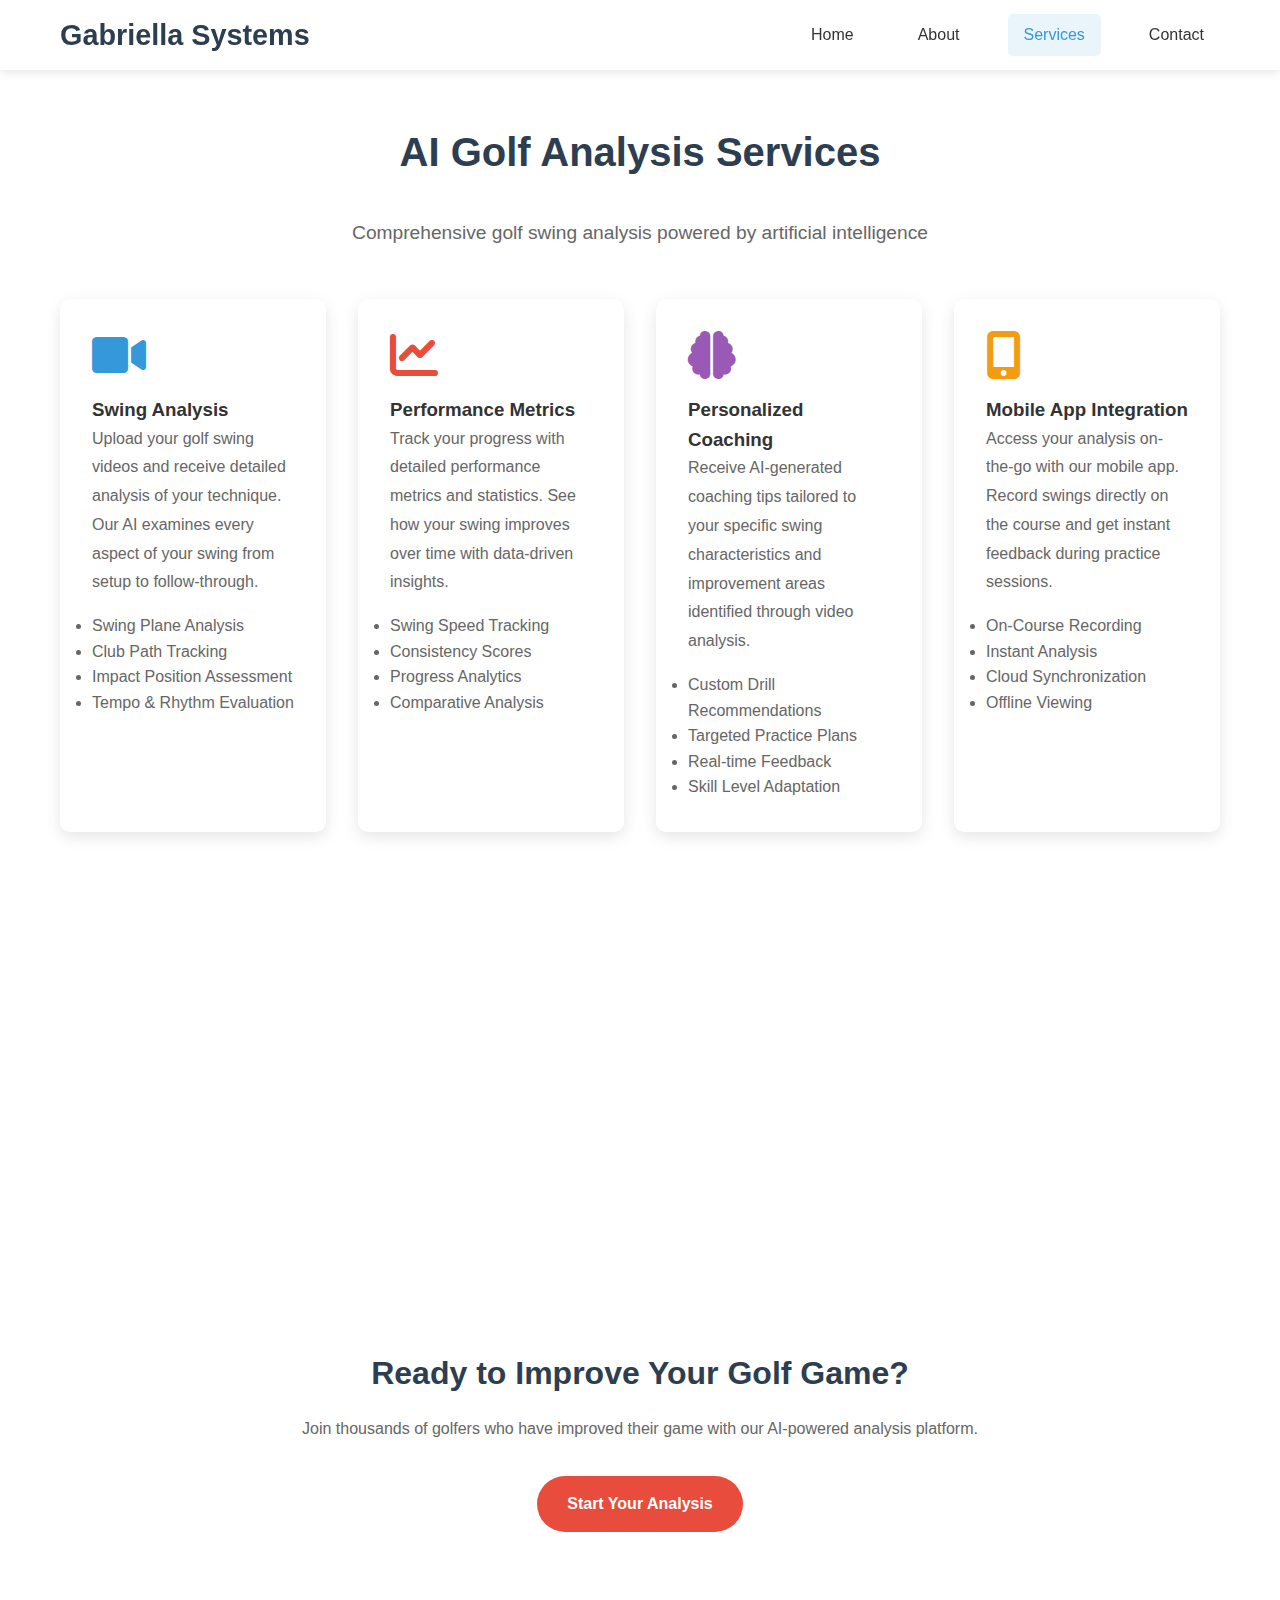
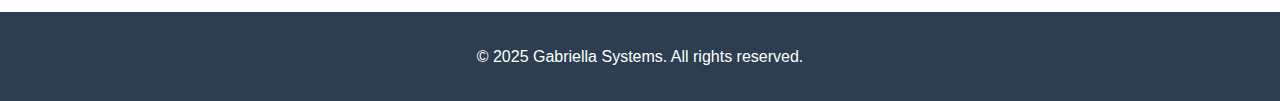
<file: services.html>
<!DOCTYPE html>
<html lang="en">
<head>
    <meta charset="UTF-8">
    <meta name="viewport" content="width=device-width, initial-scale=1.0">
    <title>AI Golf Analysis Services - Gabriella Systems</title>
    <link rel="stylesheet" href="styles.css">
    <link href="https://cdnjs.cloudflare.com/ajax/libs/font-awesome/6.0.0/css/all.min.css" rel="stylesheet">
</head>
<body>
    <nav class="navbar">
        <div class="nav-container">
            <div class="nav-logo">
                <a href="index.html">Gabriella Systems</a>
            </div>
            <div class="nav-menu" id="nav-menu">
                <a href="index.html" class="nav-link">Home</a>
                <a href="about.html" class="nav-link">About</a>
                <a href="services.html" class="nav-link active">Services</a>
                <a href="contact.html" class="nav-link">Contact</a>
            </div>
            <div class="hamburger" id="hamburger">
                <span></span>
                <span></span>
                <span></span>
            </div>
        </div>
    </nav>

    <main class="page-content">
        <div class="container">
            <h1>AI Golf Analysis Services</h1>
            <p style="text-align: center; font-size: 1.2rem; margin-bottom: 3rem; color: #666;">
                Comprehensive golf swing analysis powered by artificial intelligence
            </p>
            
            <div class="services-grid">
                <div class="service-item">
                    <i class="fas fa-video" style="font-size: 3rem; color: #3498db; margin-bottom: 1rem;"></i>
                    <h3>Swing Analysis</h3>
                    <p>
                        Upload your golf swing videos and receive detailed analysis of your technique. Our AI examines 
                        every aspect of your swing from setup to follow-through.
                    </p>
                    <ul style="margin-top: 1rem; color: #666;">
                        <li>Swing Plane Analysis</li>
                        <li>Club Path Tracking</li>
                        <li>Impact Position Assessment</li>
                        <li>Tempo & Rhythm Evaluation</li>
                    </ul>
                </div>

                <div class="service-item">
                    <i class="fas fa-chart-line" style="font-size: 3rem; color: #e74c3c; margin-bottom: 1rem;"></i>
                    <h3>Performance Metrics</h3>
                    <p>
                        Track your progress with detailed performance metrics and statistics. See how your swing 
                        improves over time with data-driven insights.
                    </p>
                    <ul style="margin-top: 1rem; color: #666;">
                        <li>Swing Speed Tracking</li>
                        <li>Consistency Scores</li>
                        <li>Progress Analytics</li>
                        <li>Comparative Analysis</li>
                    </ul>
                </div>

                <div class="service-item">
                    <i class="fas fa-brain" style="font-size: 3rem; color: #9b59b6; margin-bottom: 1rem;"></i>
                    <h3>Personalized Coaching</h3>
                    <p>
                        Receive AI-generated coaching tips tailored to your specific swing characteristics and 
                        improvement areas identified through video analysis.
                    </p>
                    <ul style="margin-top: 1rem; color: #666;">
                        <li>Custom Drill Recommendations</li>
                        <li>Targeted Practice Plans</li>
                        <li>Real-time Feedback</li>
                        <li>Skill Level Adaptation</li>
                    </ul>
                </div>

                <div class="service-item">
                    <i class="fas fa-mobile-alt" style="font-size: 3rem; color: #f39c12; margin-bottom: 1rem;"></i>
                    <h3>Mobile App Integration</h3>
                    <p>
                        Access your analysis on-the-go with our mobile app. Record swings directly on the course 
                        and get instant feedback during practice sessions.
                    </p>
                    <ul style="margin-top: 1rem; color: #666;">
                        <li>On-Course Recording</li>
                        <li>Instant Analysis</li>
                        <li>Cloud Synchronization</li>
                        <li>Offline Viewing</li>
                    </ul>
                </div>

                <div class="service-item">
                    <i class="fas fa-users" style="font-size: 3rem; color: #27ae60; margin-bottom: 1rem;"></i>
                    <h3>Pro Instructor Tools</h3>
                    <p>
                        Professional golf instructors can use our platform to enhance their teaching with 
                        objective, data-driven analysis for their students.
                    </p>
                    <ul style="margin-top: 1rem; color: #666;">
                        <li>Student Management</li>
                        <li>Lesson Documentation</li>
                        <li>Progress Tracking</li>
                        <li>Before/After Comparisons</li>
                    </ul>
                </div>

                <div class="service-item">
                    <i class="fas fa-cogs" style="font-size: 3rem; color: #34495e; margin-bottom: 1rem;"></i>
                    <h3>Advanced Analytics</h3>
                    <p>
                        Deep-dive into your swing mechanics with advanced biomechanical analysis and 
                        3D visualization of your golf swing motion.
                    </p>
                    <ul style="margin-top: 1rem; color: #666;">
                        <li>3D Swing Visualization</li>
                        <li>Biomechanical Analysis</li>
                        <li>Force & Torque Calculations</li>
                        <li>Injury Prevention Insights</li>
                    </ul>
                </div>
            </div>

            <section style="margin-top: 4rem; text-align: center;">
                <h2>Ready to Improve Your Golf Game?</h2>
                <p style="margin-bottom: 2rem;">
                    Join thousands of golfers who have improved their game with our AI-powered analysis platform.
                </p>
                <a href="contact.html" class="cta-button">Start Your Analysis</a>
            </section>
        </div>
    </main>

    <footer class="footer">
        <div class="container">
            <p>&copy; 2025 Gabriella Systems. All rights reserved.</p>
        </div>
    </footer>

    <script src="script.js"></script>
</body>
</html>
</file>
<file: styles.css>
/* Reset and Base Styles */
* {
    margin: 0;
    padding: 0;
    box-sizing: border-box;
}

body {
    font-family: 'Segoe UI', Tahoma, Geneva, Verdana, sans-serif;
    line-height: 1.6;
    color: #333;
}

.container {
    max-width: 1200px;
    margin: 0 auto;
    padding: 0 20px;
}

/* Navigation Bar */
.navbar {
    background: #fff;
    box-shadow: 0 2px 10px rgba(0,0,0,0.1);
    position: fixed;
    top: 0;
    width: 100%;
    z-index: 1000;
}

.nav-container {
    max-width: 1200px;
    margin: 0 auto;
    padding: 0 20px;
    display: flex;
    justify-content: space-between;
    align-items: center;
    height: 70px;
}

.nav-logo a {
    font-size: 1.8rem;
    font-weight: bold;
    color: #2c3e50;
    text-decoration: none;
    transition: color 0.3s ease;
}

.nav-logo a:hover {
    color: #3498db;
}

.nav-menu {
    display: flex;
    gap: 2rem;
}

.nav-link {
    color: #333;
    text-decoration: none;
    font-weight: 500;
    padding: 0.5rem 1rem;
    border-radius: 5px;
    transition: all 0.3s ease;
    position: relative;
}

.nav-link:hover,
.nav-link.active {
    color: #3498db;
    background: rgba(52, 152, 219, 0.1);
}

.hamburger {
    display: none;
    flex-direction: column;
    cursor: pointer;
    padding: 5px;
}

.hamburger span {
    width: 25px;
    height: 3px;
    background: #333;
    margin: 3px 0;
    transition: 0.3s;
    border-radius: 3px;
}

.hamburger.active span:nth-child(1) {
    transform: rotate(-45deg) translate(-5px, 6px);
}

.hamburger.active span:nth-child(2) {
    opacity: 0;
}

.hamburger.active span:nth-child(3) {
    transform: rotate(45deg) translate(-5px, -6px);
}

/* Hero Section */
.hero {
    background: linear-gradient(135deg, #667eea 0%, #764ba2 100%);
    color: white;
    min-height: 100vh;
    display: flex;
    align-items: center;
    justify-content: center;
    text-align: center;
    padding-top: 70px;
}

.hero-content h1 {
    font-size: 3.5rem;
    margin-bottom: 1rem;
    animation: fadeInUp 1s ease;
}

.hero-content p {
    font-size: 1.3rem;
    margin-bottom: 2rem;
    animation: fadeInUp 1s ease 0.2s both;
}

.cta-button {
    display: inline-block;
    background: #e74c3c;
    color: white;
    padding: 15px 30px;
    text-decoration: none;
    border-radius: 50px;
    font-weight: bold;
    transition: all 0.3s ease;
    animation: fadeInUp 1s ease 0.4s both;
}

.cta-button:hover {
    background: #c0392b;
    transform: translateY(-2px);
    box-shadow: 0 5px 15px rgba(0,0,0,0.2);
}

/* Features Section */
.features {
    padding: 80px 0;
    background: #f8f9fa;
}

.features h2 {
    text-align: center;
    font-size: 2.5rem;
    margin-bottom: 3rem;
    color: #2c3e50;
}

.features-grid {
    display: grid;
    grid-template-columns: repeat(auto-fit, minmax(300px, 1fr));
    gap: 2rem;
    margin-top: 2rem;
}

.feature-card {
    background: white;
    padding: 2rem;
    border-radius: 10px;
    text-align: center;
    box-shadow: 0 5px 15px rgba(0,0,0,0.1);
    transition: transform 0.3s ease, box-shadow 0.3s ease;
}

.feature-card:hover {
    transform: translateY(-5px);
    box-shadow: 0 10px 30px rgba(0,0,0,0.15);
}

.feature-card i {
    font-size: 3rem;
    color: #3498db;
    margin-bottom: 1rem;
}

.feature-card h3 {
    font-size: 1.5rem;
    margin-bottom: 1rem;
    color: #2c3e50;
}

.feature-card p {
    color: #666;
    line-height: 1.6;
}

/* Page Content Styles */
.page-content {
    padding: 120px 0 80px;
    min-height: 80vh;
}

.page-content h1 {
    font-size: 2.5rem;
    color: #2c3e50;
    margin-bottom: 2rem;
    text-align: center;
}

.page-content h2 {
    font-size: 2rem;
    color: #2c3e50;
    margin: 2rem 0 1rem;
}

.page-content p {
    margin-bottom: 1rem;
    line-height: 1.8;
    color: #666;
}

.services-grid {
    display: grid;
    grid-template-columns: repeat(auto-fit, minmax(250px, 1fr));
    gap: 2rem;
    margin-top: 2rem;
}

.service-item {
    background: white;
    padding: 2rem;
    border-radius: 10px;
    box-shadow: 0 5px 15px rgba(0,0,0,0.1);
    transition: transform 0.3s ease;
}

.service-item:hover {
    transform: translateY(-5px);
}

.contact-form {
    max-width: 600px;
    margin: 2rem auto;
    background: white;
    padding: 2rem;
    border-radius: 10px;
    box-shadow: 0 5px 15px rgba(0,0,0,0.1);
}

.form-group {
    margin-bottom: 1.5rem;
}

.form-group label {
    display: block;
    margin-bottom: 0.5rem;
    font-weight: 500;
    color: #2c3e50;
}

.form-group input,
.form-group textarea {
    width: 100%;
    padding: 12px;
    border: 2px solid #ddd;
    border-radius: 5px;
    font-size: 1rem;
    transition: border-color 0.3s ease;
}

.form-group input:focus,
.form-group textarea:focus {
    outline: none;
    border-color: #3498db;
}

.form-group textarea {
    resize: vertical;
    height: 120px;
}

.submit-btn {
    background: #3498db;
    color: white;
    padding: 12px 30px;
    border: none;
    border-radius: 5px;
    font-size: 1rem;
    cursor: pointer;
    transition: background 0.3s ease;
}

.submit-btn:hover {
    background: #2980b9;
}

/* Footer */
.footer {
    background: #2c3e50;
    color: white;
    text-align: center;
    padding: 2rem 0;
}

/* Animations */
@keyframes fadeInUp {
    from {
        opacity: 0;
        transform: translateY(30px);
    }
    to {
        opacity: 1;
        transform: translateY(0);
    }
}

/* Responsive Design */
@media (max-width: 768px) {
    .nav-menu {
        position: fixed;
        left: -100%;
        top: 70px;
        flex-direction: column;
        background-color: white;
        width: 100%;
        text-align: center;
        transition: 0.3s;
        box-shadow: 0 10px 27px rgba(0,0,0,0.05);
        padding: 2rem 0;
    }

    .nav-menu.active {
        left: 0;
    }

    .hamburger {
        display: flex;
    }

    .hero-content h1 {
        font-size: 2.5rem;
    }

    .hero-content p {
        font-size: 1.1rem;
    }

    .features h2 {
        font-size: 2rem;
    }

    .page-content h1 {
        font-size: 2rem;
    }

    .features-grid {
        grid-template-columns: 1fr;
    }

    .services-grid {
        grid-template-columns: 1fr;
    }
}
</file>
